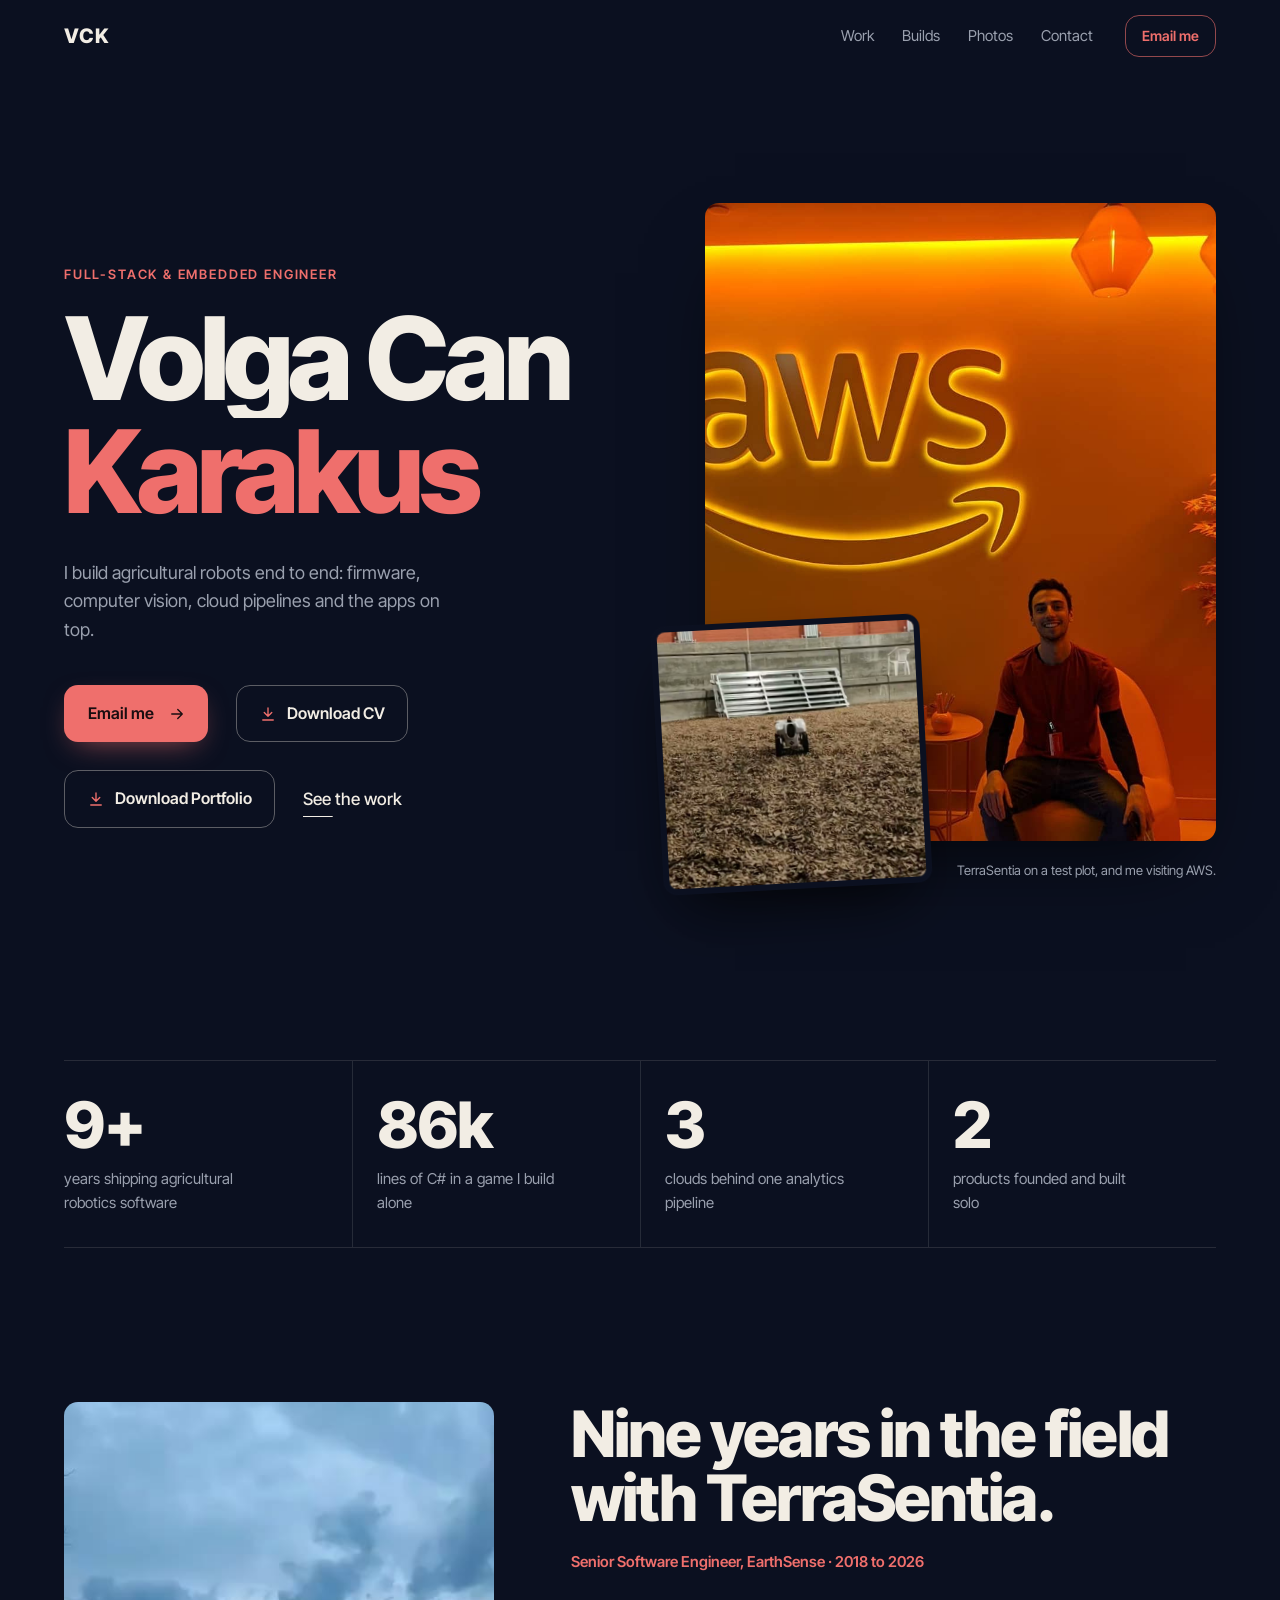
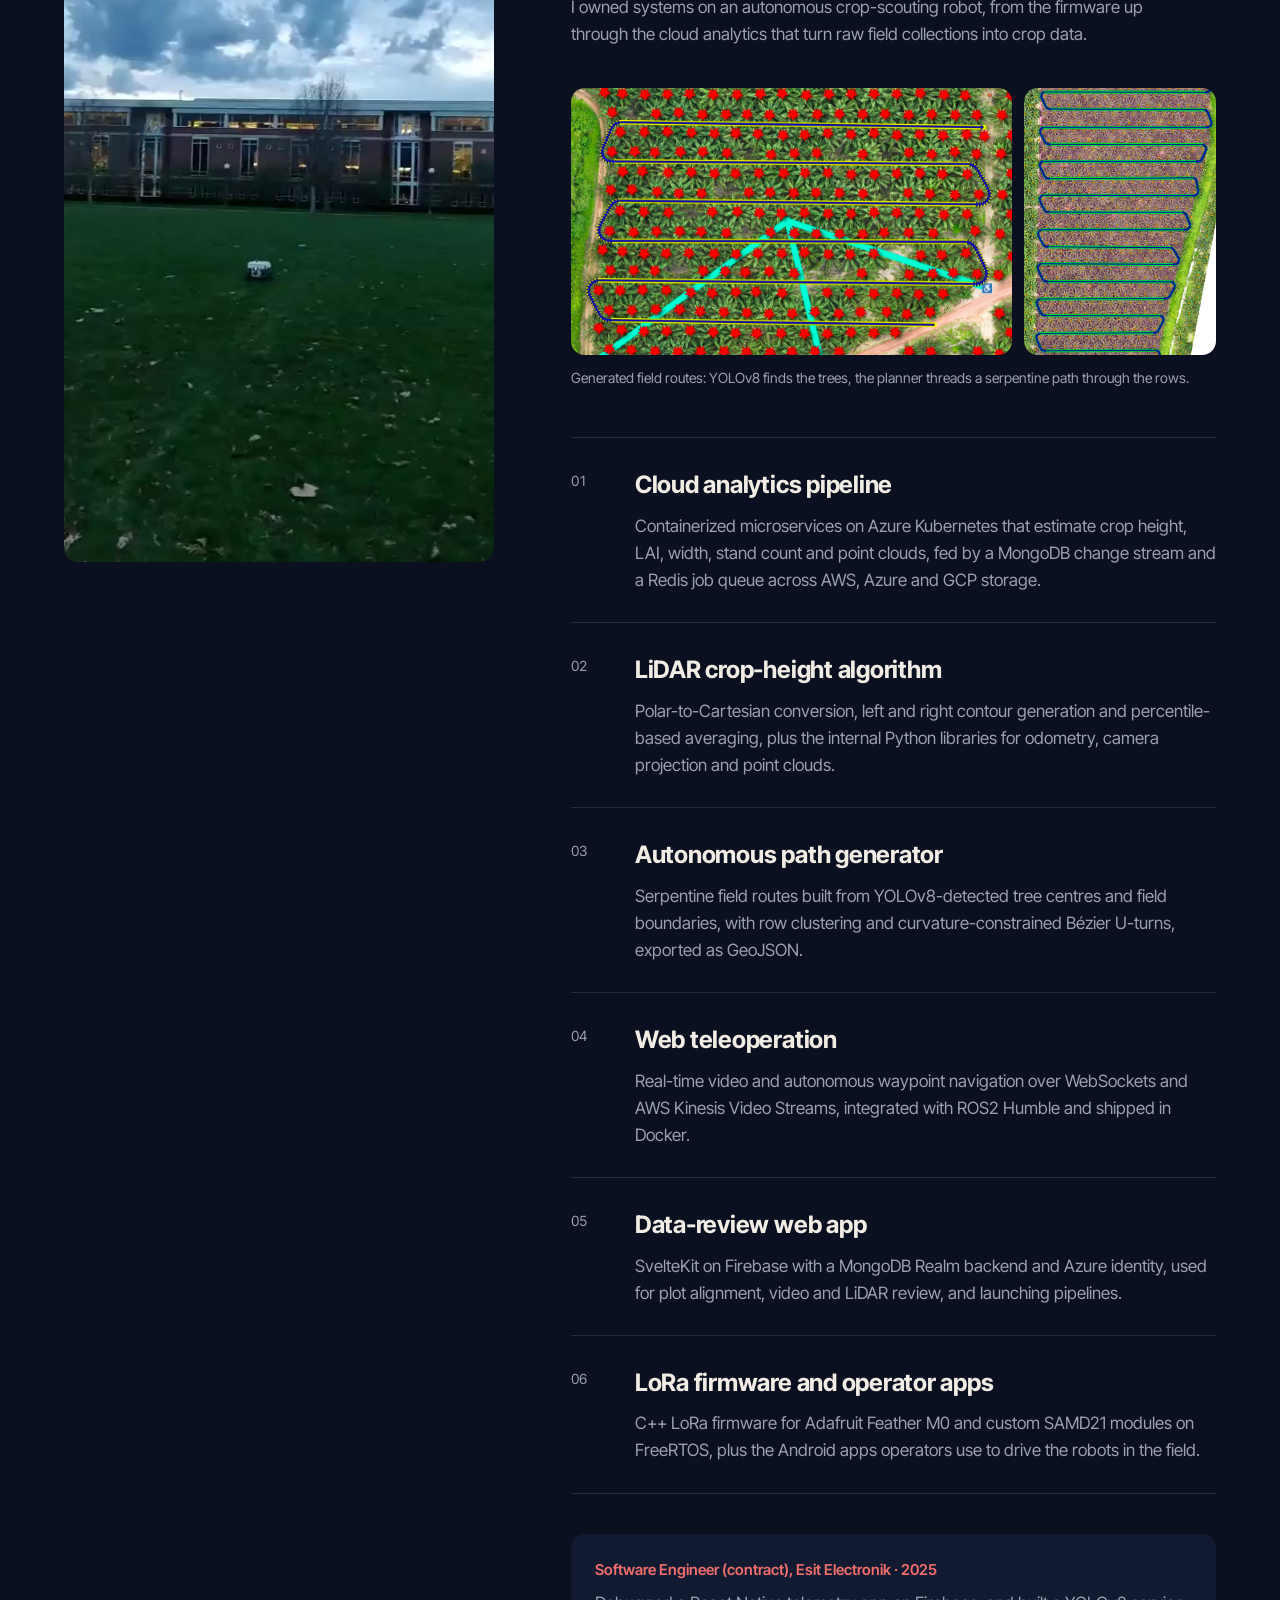
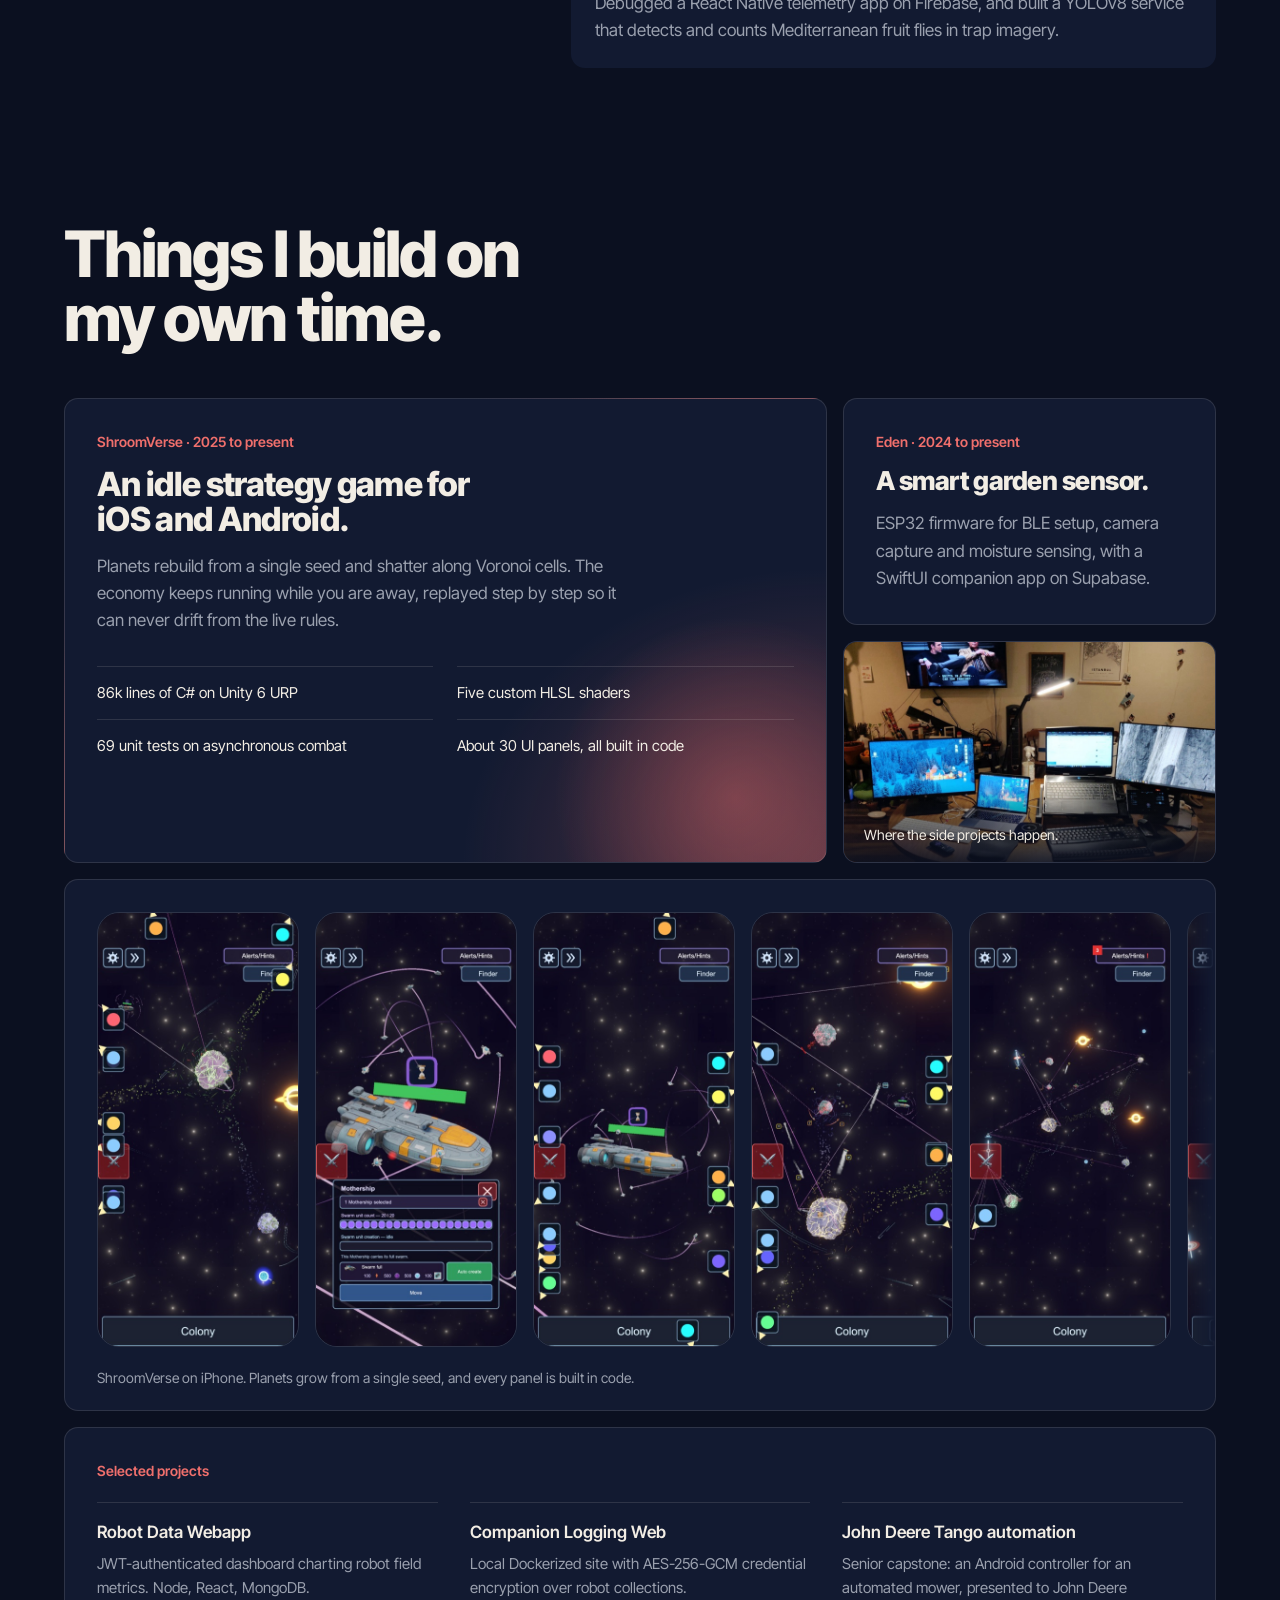
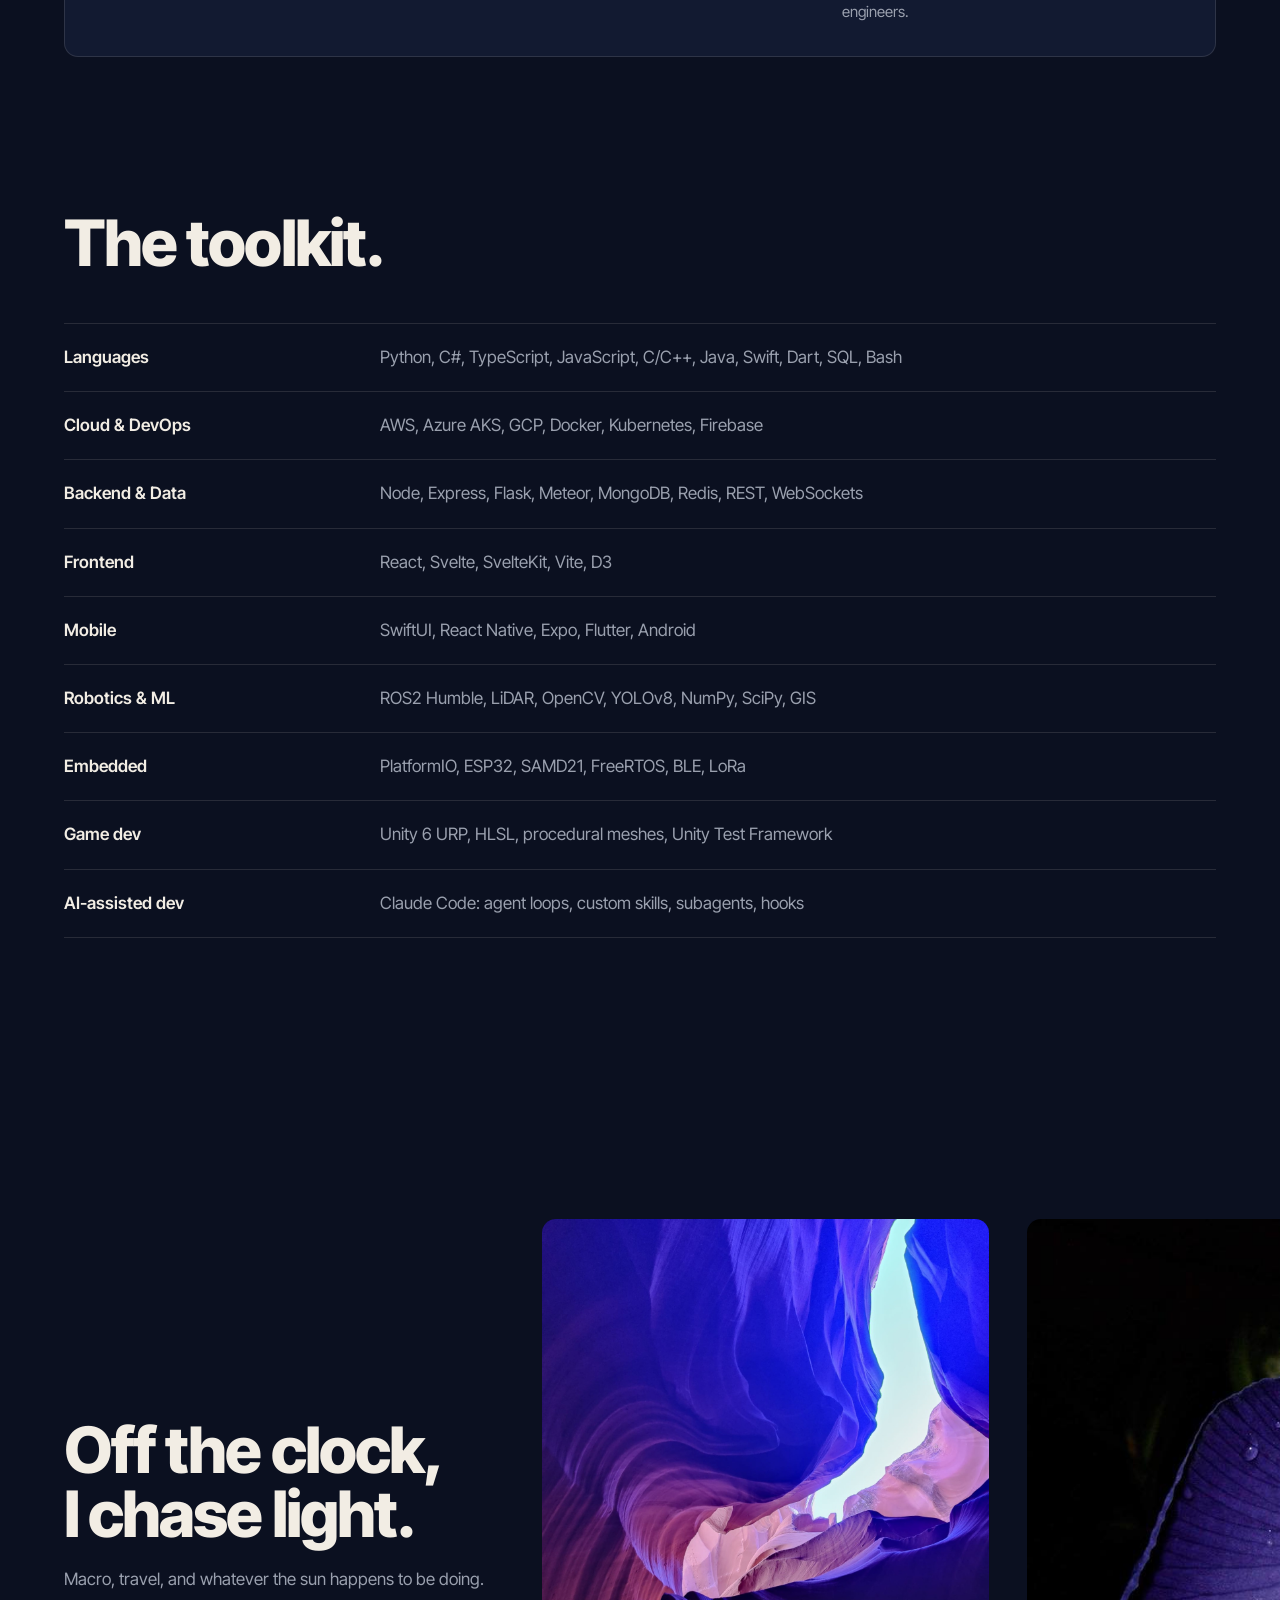
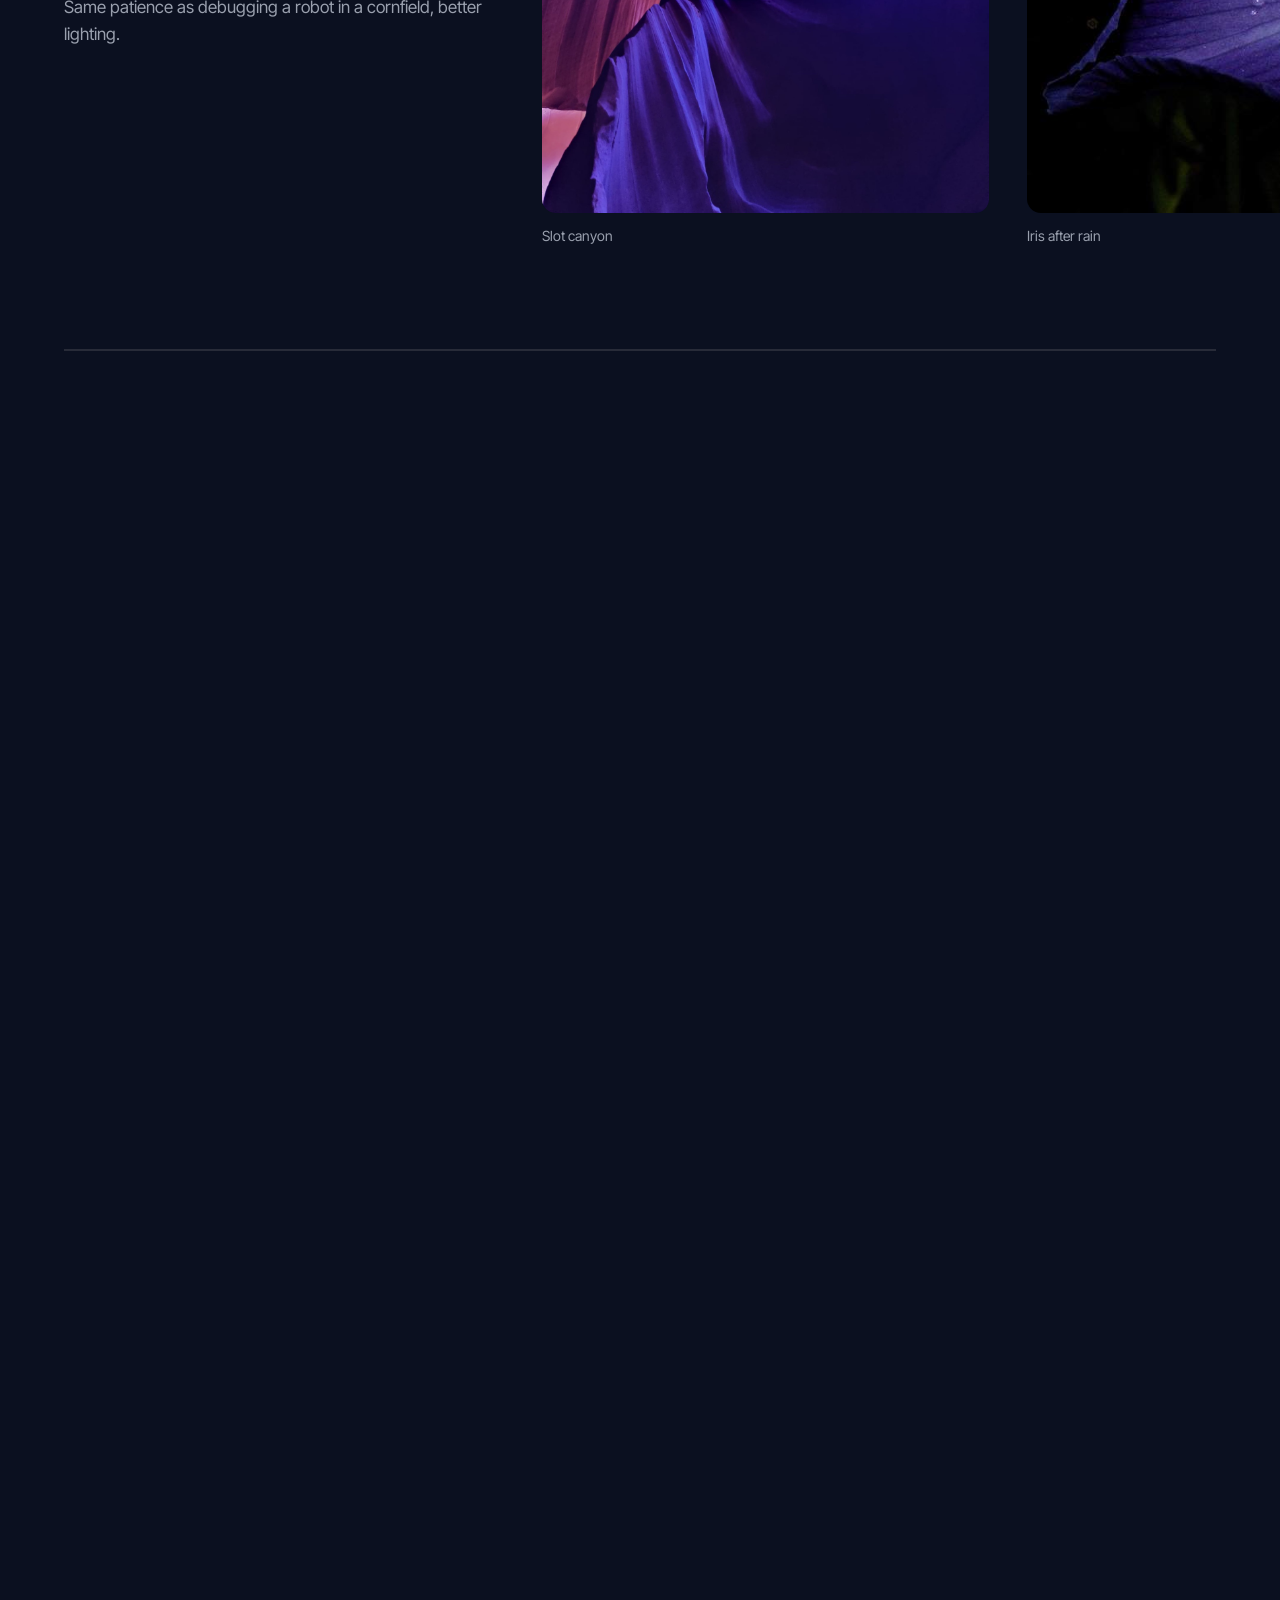
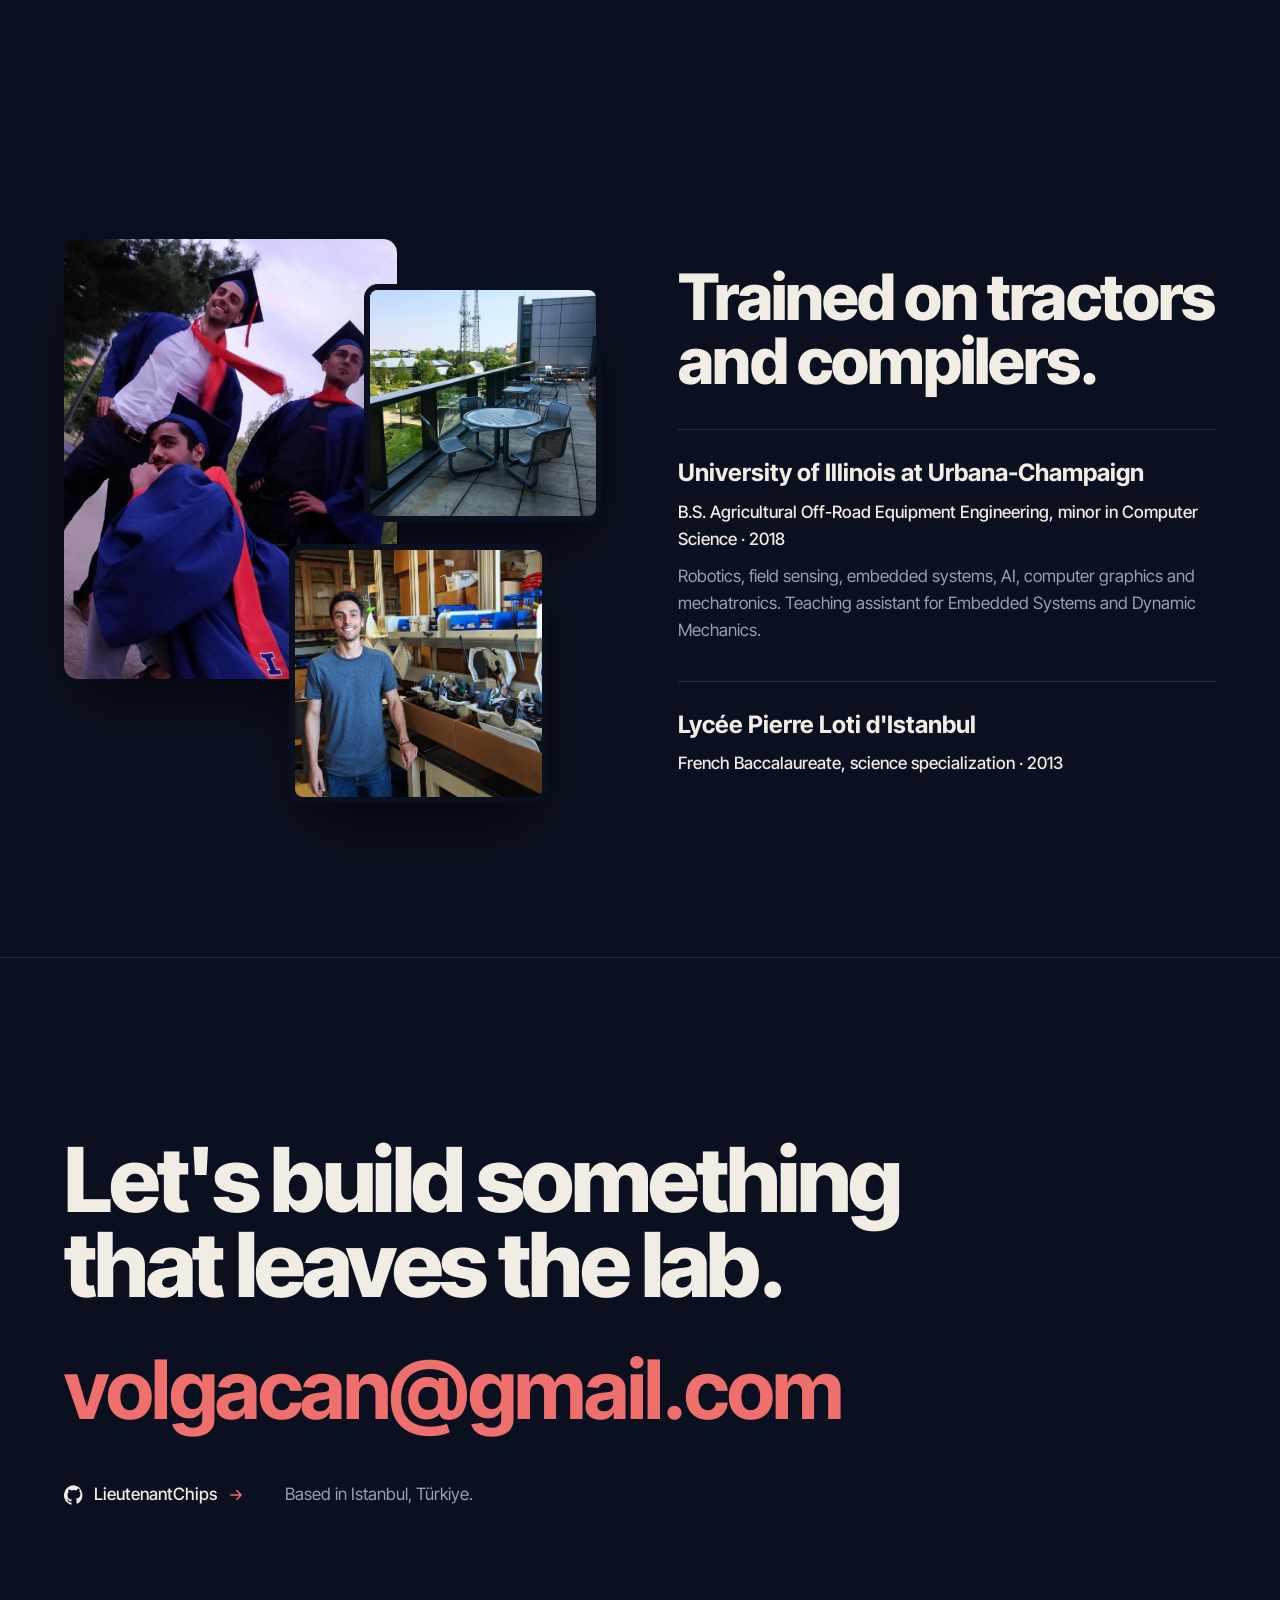
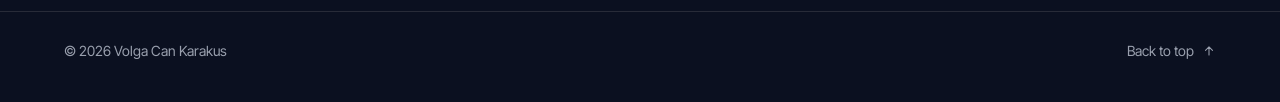
<file: index.html>
<!doctype html>
<html lang="en" style="color-scheme: dark">
<head>
<meta charset="utf-8">
<meta name="viewport" content="width=device-width, initial-scale=1, viewport-fit=cover">
<title>Volga Can Karakus</title>
<meta name="description" content="Full-stack and embedded software engineer building agricultural robots from sensor to dashboard. Based in Istanbul.">
<meta name="author" content="Volga Can Karakus">
<meta name="theme-color" content="#0B1020">
<link rel="canonical" href="https://lieutenantchips.github.io/">
<meta property="og:type" content="profile">
<meta property="og:url" content="https://lieutenantchips.github.io/">
<meta property="og:title" content="Volga Can Karakus">
<meta property="og:description" content="Full-stack and embedded software engineer building agricultural robots from sensor to dashboard. Based in Istanbul.">
<meta property="og:image" content="https://lieutenantchips.github.io/assets/og.jpg">
<meta property="og:image:width" content="1504">
<meta property="og:image:height" content="1003">
<meta name="twitter:card" content="summary_large_image">
<meta name="twitter:title" content="Volga Can Karakus">
<meta name="twitter:description" content="Full-stack and embedded software engineer building agricultural robots from sensor to dashboard.">
<meta name="twitter:image" content="https://lieutenantchips.github.io/assets/og.jpg">
<link rel="icon" href="favicon.svg" type="image/svg+xml">
<link rel="icon" href="favicon-32.png" sizes="32x32" type="image/png">
<link rel="apple-touch-icon" href="apple-touch-icon.png">
<link rel="manifest" href="site.webmanifest">
<link rel="preconnect" href="https://fonts.googleapis.com">
<link rel="preconnect" href="https://fonts.gstatic.com" crossorigin>
<link rel="preconnect" href="https://api.fontshare.com">
<link rel="stylesheet" href="https://api.fontshare.com/v2/css?f[]=cabinet-grotesk@500,700,800&display=swap">
<link rel="stylesheet" href="https://fonts.googleapis.com/css2?family=Inter+Tight:wght@400;500;600&display=swap">
<link rel="stylesheet" href="assets/site.css?v=5">
<script type="application/ld+json">
{
  "@context": "https://schema.org",
  "@type": "Person",
  "name": "Volga Can Karakus",
  "jobTitle": "Full-Stack & Embedded Software Engineer",
  "url": "https://lieutenantchips.github.io/",
  "email": "mailto:volgacan@gmail.com",
  "address": { "@type": "PostalAddress", "addressLocality": "Istanbul", "addressCountry": "TR" },
  "alumniOf": [
    { "@type": "CollegeOrUniversity", "name": "University of Illinois at Urbana-Champaign" },
    { "@type": "EducationalOrganization", "name": "Lycée Pierre Loti d'Istanbul" }
  ],
  "sameAs": ["https://github.com/LieutenantChips"]
}
</script>
<script src="assets/site.js?v=4" defer></script>
</head>
<body class="site-body">

<header class="nav" data-nav>
  <a class="nav-mark" href="#top" aria-label="Volga Can Karakus, home">VCK</a>
  <nav class="nav-links" aria-label="Sections">
    <a href="#work">Work</a>
    <a href="#builds">Builds</a>
    <a href="#photos">Photos</a>
    <a href="#contact">Contact</a>
  </nav>
  <a class="cta-nav" href="mailto:volgacan@gmail.com"><span class="cta-nav-label">Email me</span></a>
</header>

<main id="top">

  <section class="hero" aria-labelledby="hero-title">
    <div class="hero-copy">
      <p class="eyebrow hero-rise hero-rise-0">Full-stack &amp; embedded engineer</p>
      <h1 id="hero-title" class="hero-title">
        <span class="hero-line"><span class="hero-word hero-word-1">Volga Can</span></span>
        <span class="hero-line"><span class="hero-word hero-word-2">Karakus</span></span>
      </h1>
      <p class="hero-sub hero-rise hero-rise-1">I build agricultural robots end to end: firmware, computer vision, cloud pipelines and the apps on top.</p>
      <div class="hero-actions hero-rise hero-rise-2">
        <a class="cta-hero" href="mailto:volgacan@gmail.com">
          <span>Email me</span>
          <svg class="cta-hero-arrow" viewBox="0 0 24 24" width="18" height="18" aria-hidden="true"><path d="M5 12h13M13 6l6 6-6 6" fill="none" stroke="currentColor" stroke-width="1.8" stroke-linecap="round" stroke-linejoin="round"/></svg>
        </a>
        <a class="cta-cv" href="volga_cv_2026.pdf" download="Volga_Can_Karakus_CV_2026.pdf">
          <svg class="cta-cv-icon" viewBox="0 0 24 24" width="18" height="18" aria-hidden="true"><path d="M12 4v11M7 10l5 5 5-5M5 20h14" fill="none" stroke="currentColor" stroke-width="1.8" stroke-linecap="round" stroke-linejoin="round"/></svg>
          <span>Download CV</span>
        </a>
        <a class="cta-cv" href="VolgaKarakus-Portfolio.pdf" download="VolgaKarakus-Portfolio.pdf">
          <svg class="cta-cv-icon" viewBox="0 0 24 24" width="18" height="18" aria-hidden="true"><path d="M12 4v11M7 10l5 5 5-5M5 20h14" fill="none" stroke="currentColor" stroke-width="1.8" stroke-linecap="round" stroke-linejoin="round"/></svg>
          <span>Download Portfolio</span>
        </a>
        <a class="cta-draw" href="#work">See the work</a>
      </div>
    </div>

    <div class="hero-stage" data-pointer>
      <figure class="hero-portrait">
        <img src="assets/media/portrait-aws.jpg" alt="Volga sitting in an orange-lit lounge under a glowing AWS sign" width="1080" height="1080" fetchpriority="high">
      </figure>
      <figure class="hero-reel">
        <video data-loop src="assets/media/robot-field.mp4" poster="assets/media/robot-field-poster.jpg" width="640" height="640" muted loop playsinline preload="metadata" aria-label="A TerraSentia field robot driving across a test plot"></video>
      </figure>
      <p class="hero-caption">TerraSentia on a test plot, and me visiting AWS.</p>
    </div>
  </section>

  <section class="numbers" aria-label="At a glance">
    <dl class="numbers-row">
      <div class="numbers-item"><dt class="numbers-value">9+</dt><dd class="numbers-label">years shipping agricultural robotics software</dd></div>
      <div class="numbers-item"><dt class="numbers-value">86k</dt><dd class="numbers-label">lines of C# in a game I build alone</dd></div>
      <div class="numbers-item"><dt class="numbers-value">3</dt><dd class="numbers-label">clouds behind one analytics pipeline</dd></div>
      <div class="numbers-item"><dt class="numbers-value">2</dt><dd class="numbers-label">products founded and built solo</dd></div>
    </dl>
  </section>

  <section id="work" class="work" aria-labelledby="work-title">
    <div class="work-media">
      <video data-loop class="work-video" src="assets/media/robot-rows.mp4" poster="assets/media/robot-rows-poster.jpg" width="480" height="988" muted loop playsinline preload="metadata" aria-label="TerraSentia robot footage from the field"></video>
    </div>
    <div class="work-body">
      <h2 id="work-title" class="section-title">Nine years in the field with TerraSentia.</h2>
      <p class="work-role">Senior Software Engineer, EarthSense · 2018 to 2026</p>
      <p class="section-lede">I owned systems on an autonomous crop-scouting robot, from the firmware up through the cloud analytics that turn raw field collections into crop data.</p>
      <figure class="work-paths">
        <div class="work-paths-row">
          <img src="assets/media/path-palms.jpg" alt="Aerial view of a palm plantation with detected trees marked in red and a serpentine robot route looping between the rows" width="1100" height="666" loading="lazy">
          <img src="assets/media/path-rows.jpg" alt="Aerial view of a tapering orchard block with detected tree centres and a generated back-and-forth route with rounded U-turns" width="620" height="861" loading="lazy">
        </div>
        <figcaption>Generated field routes: YOLOv8 finds the trees, the planner threads a serpentine path through the rows.</figcaption>
      </figure>
      <ol class="work-list">
        <li class="work-item"><span class="work-index">01</span><div><h3 class="work-item-title">Cloud analytics pipeline</h3><p class="work-item-body">Containerized microservices on Azure Kubernetes that estimate crop height, LAI, width, stand count and point clouds, fed by a MongoDB change stream and a Redis job queue across AWS, Azure and GCP storage.</p></div></li>
        <li class="work-item"><span class="work-index">02</span><div><h3 class="work-item-title">LiDAR crop-height algorithm</h3><p class="work-item-body">Polar-to-Cartesian conversion, left and right contour generation and percentile-based averaging, plus the internal Python libraries for odometry, camera projection and point clouds.</p></div></li>
        <li class="work-item"><span class="work-index">03</span><div><h3 class="work-item-title">Autonomous path generator</h3><p class="work-item-body">Serpentine field routes built from YOLOv8-detected tree centres and field boundaries, with row clustering and curvature-constrained Bézier U-turns, exported as GeoJSON.</p></div></li>
        <li class="work-item"><span class="work-index">04</span><div><h3 class="work-item-title">Web teleoperation</h3><p class="work-item-body">Real-time video and autonomous waypoint navigation over WebSockets and AWS Kinesis Video Streams, integrated with ROS2 Humble and shipped in Docker.</p></div></li>
        <li class="work-item"><span class="work-index">05</span><div><h3 class="work-item-title">Data-review web app</h3><p class="work-item-body">SvelteKit on Firebase with a MongoDB Realm backend and Azure identity, used for plot alignment, video and LiDAR review, and launching pipelines.</p></div></li>
        <li class="work-item"><span class="work-index">06</span><div><h3 class="work-item-title">LoRa firmware and operator apps</h3><p class="work-item-body">C++ LoRa firmware for Adafruit Feather M0 and custom SAMD21 modules on FreeRTOS, plus the Android apps operators use to drive the robots in the field.</p></div></li>
      </ol>
      <div class="work-side">
        <p class="work-role">Software Engineer (contract), Esit Electronik · 2025</p>
        <p class="work-item-body">Debugged a React Native telemetry app on Firebase, and built a YOLOv8 service that detects and counts Mediterranean fruit flies in trap imagery.</p>
      </div>
    </div>
  </section>

  <section id="builds" class="builds" aria-labelledby="builds-title">
    <h2 id="builds-title" class="section-title">Things I build on my own time.</h2>
    <div class="bento">
      <article class="bento-cell bento-shroom">
        <p class="bento-meta">ShroomVerse · 2025 to present</p>
        <h3 class="bento-title">An idle strategy game for iOS and Android.</h3>
        <p class="bento-body">Planets rebuild from a single seed and shatter along Voronoi cells. The economy keeps running while you are away, replayed step by step so it can never drift from the live rules.</p>
        <ul class="bento-facts">
          <li>86k lines of C# on Unity 6 URP</li>
          <li>Five custom HLSL shaders</li>
          <li>69 unit tests on asynchronous combat</li>
          <li>About 30 UI panels, all built in code</li>
        </ul>
      </article>
      <article class="bento-cell bento-eden">
        <p class="bento-meta">Eden · 2024 to present</p>
        <h3 class="bento-title">A smart garden sensor.</h3>
        <p class="bento-body">ESP32 firmware for BLE setup, camera capture and moisture sensing, with a SwiftUI companion app on Supabase.</p>
      </article>
      <figure class="bento-cell bento-photo">
        <img src="assets/media/desk.jpg" alt="A home desk with four monitors, a laptop and two keyboards" width="1800" height="940" loading="lazy">
        <figcaption>Where the side projects happen.</figcaption>
      </figure>
      <figure class="bento-cell bento-shots">
        <div class="shots-rail" data-drag-scroll tabindex="0" aria-label="ShroomVerse screenshots, scroll sideways">
          <img src="assets/media/shroomverse/sv-1.jpg" alt="ShroomVerse colony view: a cratered asteroid planet in a starfield, with resource markers along the screen edges" width="420" height="910" loading="lazy">
          <img src="assets/media/shroomverse/sv-2.jpg" alt="A selected mothership with its panel open, showing the swarm unit count and an auto create button" width="420" height="910" loading="lazy">
          <img src="assets/media/shroomverse/sv-3.jpg" alt="The mothership cruising between orbit paths with a build timer above it" width="420" height="910" loading="lazy">
          <img src="assets/media/shroomverse/sv-4.jpg" alt="Two small planets linked by supply lines with ships in transit" width="420" height="910" loading="lazy">
          <img src="assets/media/shroomverse/sv-6.jpg" alt="The star map with three new alerts waiting in the Alerts panel" width="420" height="910" loading="lazy">
          <img src="assets/media/shroomverse/sv-7.jpg" alt="A glowing pink star beside an asteroid planet, with ships gathering nearby" width="420" height="910" loading="lazy">
          <img src="assets/media/shroomverse/sv-8.jpg" alt="A bright blue black hole with an accretion disk and ships orbiting around it" width="420" height="910" loading="lazy">
        </div>
        <figcaption>ShroomVerse on iPhone. Planets grow from a single seed, and every panel is built in code.</figcaption>
      </figure>
      <article class="bento-cell bento-projects">
        <p class="bento-meta">Selected projects</p>
        <ul class="projects-list">
          <li><span class="projects-name">Robot Data Webapp</span><span class="projects-desc">JWT-authenticated dashboard charting robot field metrics. Node, React, MongoDB.</span></li>
          <li><span class="projects-name">Companion Logging Web</span><span class="projects-desc">Local Dockerized site with AES-256-GCM credential encryption over robot collections.</span></li>
          <li><span class="projects-name">John Deere Tango automation</span><span class="projects-desc">Senior capstone: an Android controller for an automated mower, presented to John Deere engineers.</span></li>
        </ul>
      </article>
    </div>
  </section>

  <section class="toolkit" aria-labelledby="toolkit-title">
    <h2 id="toolkit-title" class="section-title">The toolkit.</h2>
    <dl class="toolkit-table">
      <div class="toolkit-row"><dt>Languages</dt><dd>Python, C#, TypeScript, JavaScript, C/C++, Java, Swift, Dart, SQL, Bash</dd></div>
      <div class="toolkit-row"><dt>Cloud &amp; DevOps</dt><dd>AWS, Azure AKS, GCP, Docker, Kubernetes, Firebase</dd></div>
      <div class="toolkit-row"><dt>Backend &amp; Data</dt><dd>Node, Express, Flask, Meteor, MongoDB, Redis, REST, WebSockets</dd></div>
      <div class="toolkit-row"><dt>Frontend</dt><dd>React, Svelte, SvelteKit, Vite, D3</dd></div>
      <div class="toolkit-row"><dt>Mobile</dt><dd>SwiftUI, React Native, Expo, Flutter, Android</dd></div>
      <div class="toolkit-row"><dt>Robotics &amp; ML</dt><dd>ROS2 Humble, LiDAR, OpenCV, YOLOv8, NumPy, SciPy, GIS</dd></div>
      <div class="toolkit-row"><dt>Embedded</dt><dd>PlatformIO, ESP32, SAMD21, FreeRTOS, BLE, LoRa</dd></div>
      <div class="toolkit-row"><dt>Game dev</dt><dd>Unity 6 URP, HLSL, procedural meshes, Unity Test Framework</dd></div>
      <div class="toolkit-row"><dt>AI-assisted dev</dt><dd>Claude Code: agent loops, custom skills, subagents, hooks</dd></div>
    </dl>
  </section>

  <section id="photos" class="photos" aria-labelledby="photos-title" data-pan>
    <div class="photos-stage">
      <div class="photos-track" data-track>
        <div class="photos-intro">
          <h2 id="photos-title" class="section-title">Off the clock, I chase light.</h2>
          <p class="section-lede">Macro, travel, and whatever the sun happens to be doing. Same patience as debugging a robot in a cornfield, better lighting.</p>
        </div>
        <figure class="photo">
          <div class="photo-frame" style="aspect-ratio: 1353 / 1800"><img src="assets/media/canyon.jpg" alt="Violet sandstone walls curling up toward a sliver of sky in a slot canyon" width="1353" height="1800"></div>
          <figcaption>Slot canyon</figcaption>
        </figure>
        <figure class="photo">
          <div class="photo-frame" style="aspect-ratio: 1080 / 718"><img src="assets/media/iris.jpg" alt="A violet iris petal with a yellow stripe, beaded with raindrops" width="1080" height="718"></div>
          <figcaption>Iris after rain</figcaption>
        </figure>
        <figure class="photo">
          <div class="photo-frame" style="aspect-ratio: 1080 / 718"><img src="assets/media/lanterns.jpg" alt="Orange glass lanterns hanging against blurred green trees" width="1080" height="718"></div>
          <figcaption>Lanterns</figcaption>
        </figure>
        <figure class="photo">
          <div class="photo-frame" style="aspect-ratio: 1080 / 720"><img src="assets/media/leaf.jpg" alt="An orange leaf resting on a carpet of duckweed" width="1080" height="720"></div>
          <figcaption>Leaf on duckweed</figcaption>
        </figure>
      </div>
      <div class="photos-progress" aria-hidden="true"></div>
    </div>
  </section>

  <section class="edu" aria-labelledby="edu-title">
    <div class="edu-collage">
      <img class="edu-img edu-img-main" src="assets/media/graduation.jpg" alt="Volga and two friends in blue Illinois graduation gowns and caps" width="1080" height="1345" loading="lazy">
      <img class="edu-img edu-img-a" src="assets/media/campus.jpg" alt="A sunny rooftop terrace on the Illinois campus" width="1080" height="1080" loading="lazy">
      <img class="edu-img edu-img-b" src="assets/media/lab.jpg" alt="Volga smiling in a lab next to shelves of small field robots" width="1026" height="1026" loading="lazy">
    </div>
    <div class="edu-body">
      <h2 id="edu-title" class="section-title">Trained on tractors and compilers.</h2>
      <div class="edu-entry">
        <h3 class="edu-school">University of Illinois at Urbana-Champaign</h3>
        <p class="edu-degree">B.S. Agricultural Off-Road Equipment Engineering, minor in Computer Science · 2018</p>
        <p class="edu-note">Robotics, field sensing, embedded systems, AI, computer graphics and mechatronics. Teaching assistant for Embedded Systems and Dynamic Mechanics.</p>
      </div>
      <div class="edu-entry">
        <h3 class="edu-school">Lycée Pierre Loti d'Istanbul</h3>
        <p class="edu-degree">French Baccalaureate, science specialization · 2013</p>
      </div>
    </div>
  </section>

  <section id="contact" class="contact" aria-labelledby="contact-title">
    <h2 id="contact-title" class="contact-title">Let's build something that leaves the lab.</h2>
    <a class="cta-magnet" href="mailto:volgacan@gmail.com" data-pointer><span class="cta-magnet-inner">volgacan@gmail.com</span></a>
    <div class="contact-meta">
      <a class="cta-github" href="https://github.com/LieutenantChips" target="_blank" rel="noreferrer">
        <svg viewBox="0 0 24 24" width="20" height="20" aria-hidden="true"><path fill="currentColor" d="M12 .3a12 12 0 0 0-3.8 23.4c.6.1.8-.3.8-.6v-2.2c-3.3.7-4-1.4-4-1.4-.6-1.4-1.4-1.8-1.4-1.8-1-.7.1-.7.1-.7 1.2.1 1.8 1.2 1.8 1.2 1 1.8 2.8 1.3 3.5 1 .1-.8.4-1.3.7-1.6-2.7-.3-5.5-1.3-5.5-6 0-1.2.5-2.3 1.3-3.1-.2-.4-.6-1.6 0-3.2 0 0 1-.3 3.4 1.2a11.5 11.5 0 0 1 6 0C17.3 4 18.3 4.3 18.3 4.3c.6 1.6.2 2.8.1 3.2.8.8 1.3 1.9 1.3 3.1 0 4.6-2.8 5.6-5.5 5.9.5.4.9 1.1.9 2.2v3.3c0 .3.1.7.8.6A12 12 0 0 0 12 .3"/></svg>
        <span>LieutenantChips</span>
        <svg class="cta-github-arrow" viewBox="0 0 24 24" width="18" height="18" aria-hidden="true"><path d="M5 12h13M13 6l6 6-6 6" fill="none" stroke="currentColor" stroke-width="1.8" stroke-linecap="round" stroke-linejoin="round"/></svg>
      </a>
      <p class="contact-place">Based in Istanbul, Türkiye.</p>
    </div>
  </section>

</main>

<footer class="footer">
  <p>© 2026 Volga Can Karakus</p>
  <a class="cta-top" href="#top">Back to top
    <svg viewBox="0 0 24 24" width="14" height="14" aria-hidden="true"><path d="M12 19V5M6 11l6-6 6 6" fill="none" stroke="currentColor" stroke-width="1.8" stroke-linecap="round" stroke-linejoin="round"/></svg>
  </a>
</footer>

</body>
</html>
</file>
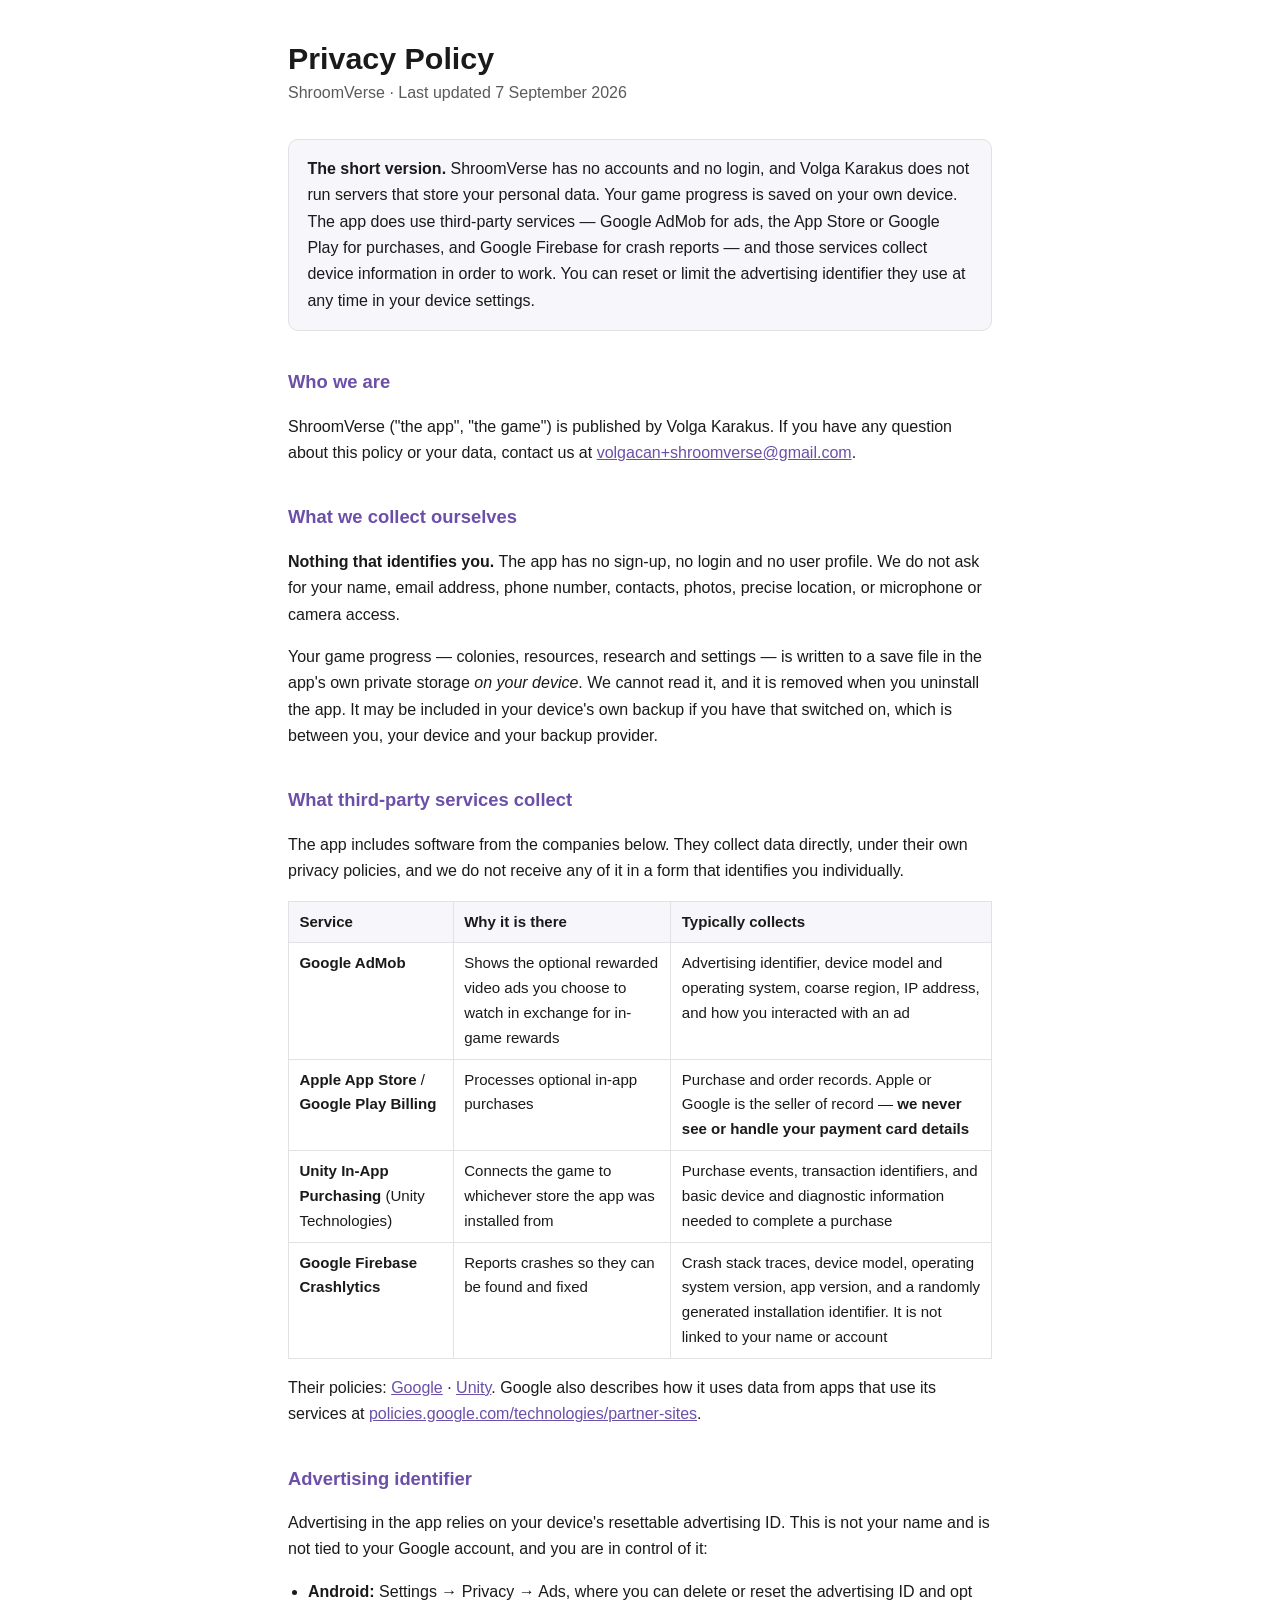
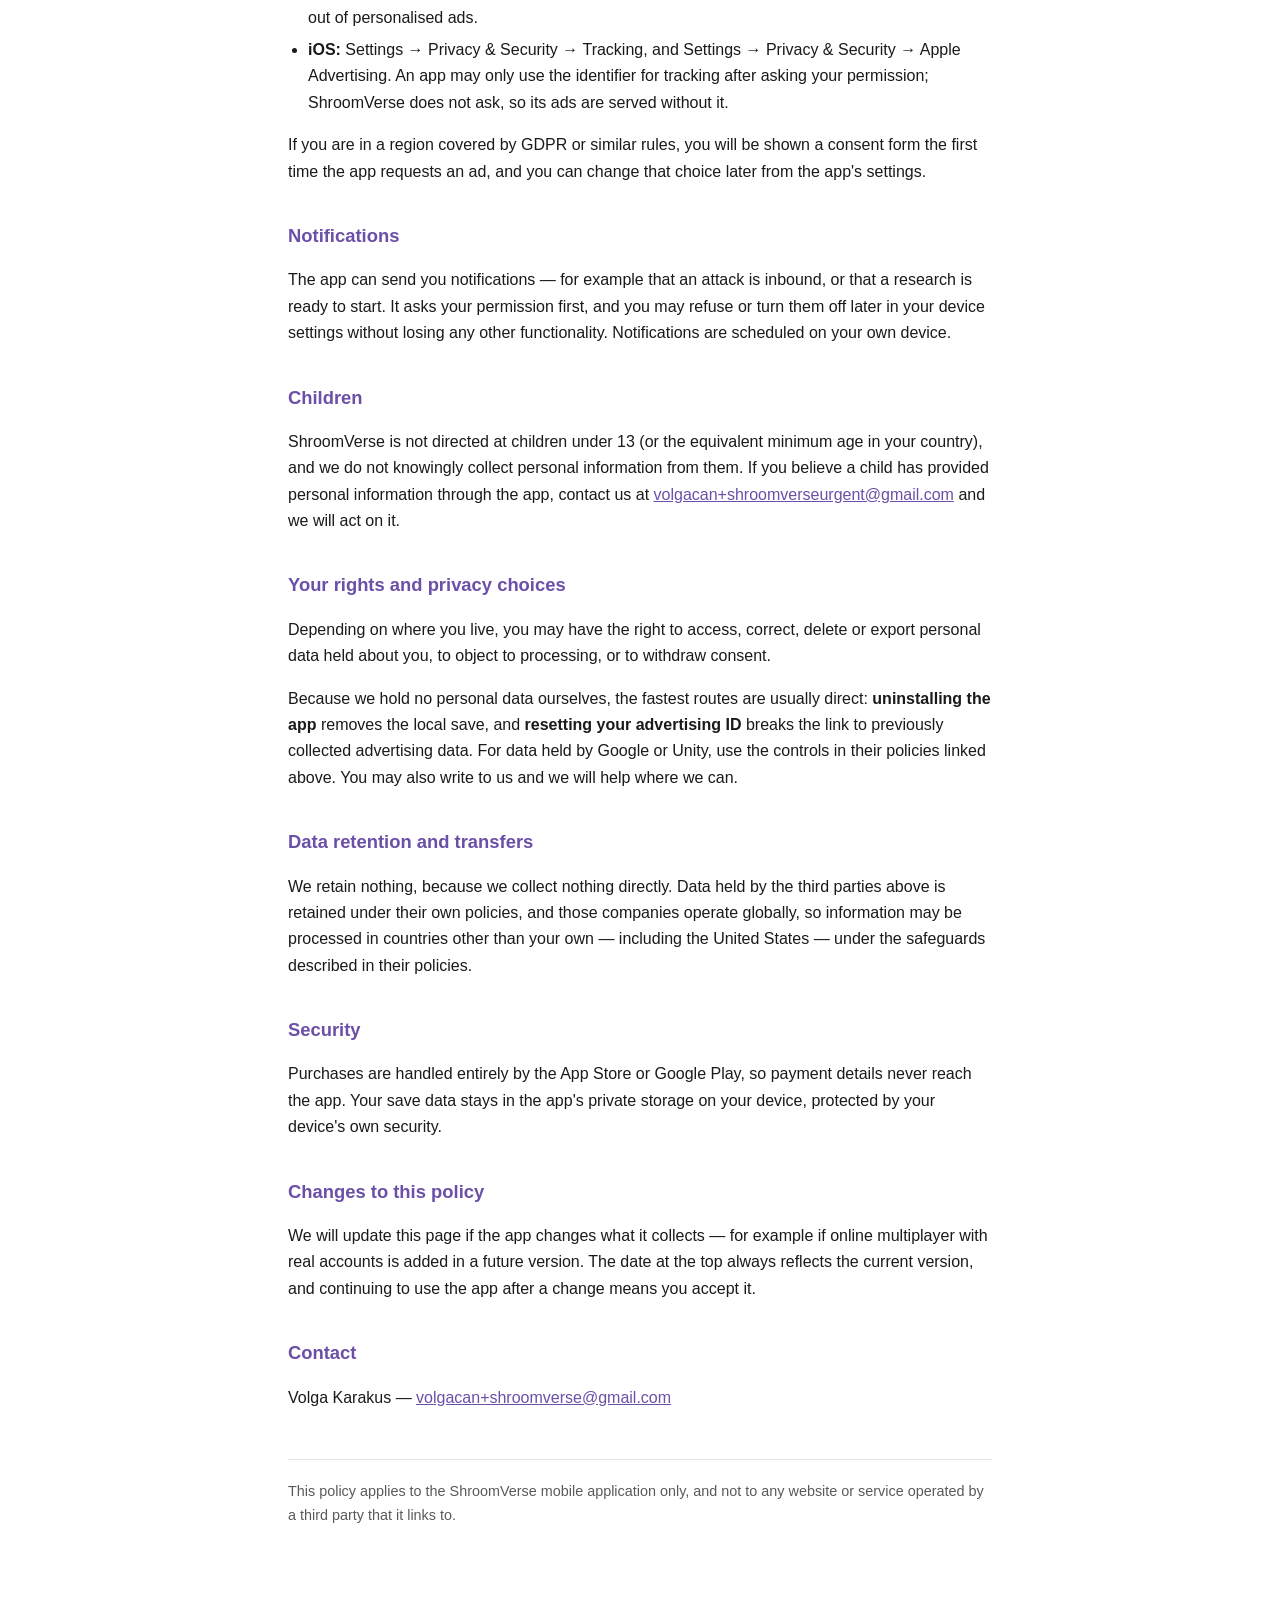
<file: privacy.html>
<!doctype html>
<html lang="en">
<head>
<meta charset="utf-8">
<meta name="viewport" content="width=device-width, initial-scale=1">
<title>Privacy Policy — ShroomVerse</title>
<!--
  ============================================================================
  KEEP THIS TRUE. It is cross-checked against BOTH store questionnaires:
  Google Play's Data safety form and Apple's App Privacy labels. A mismatch
  between this page and either one is a common rejection, and an inaccurate
  policy is a liability rather than a formality.

  The SDK table below is the part that goes stale. It must name every SDK that
  ships in the build - currently Google AdMob, Firebase Crashlytics, and Unity
  IAP. If you add a backend, accounts, analytics, or another SDK, update this
  page in the SAME change.
  ============================================================================
-->
<style>
  :root{
    --bg:#ffffff; --fg:#1a1a1a; --muted:#5a5a5a; --rule:#e2e2e2;
    --accent:#6b4fa8; --card:#f7f6fa;
  }
  @media (prefers-color-scheme: dark){
    :root{ --bg:#14131a; --fg:#e8e6ee; --muted:#a09dad; --rule:#2c2a36; --accent:#b39ae8; --card:#1d1b25; }
  }
  *{box-sizing:border-box}
  body{
    margin:0; padding:2.5rem 1.25rem 5rem; background:var(--bg); color:var(--fg);
    font:16px/1.65 -apple-system,BlinkMacSystemFont,"Segoe UI",Roboto,Helvetica,Arial,sans-serif;
  }
  main{max-width:44rem; margin:0 auto}
  h1{font-size:1.9rem; line-height:1.2; margin:0 0 .25rem}
  h2{font-size:1.15rem; margin:2.25rem 0 .6rem; color:var(--accent)}
  h3{font-size:1rem; margin:1.5rem 0 .4rem}
  .sub{color:var(--muted); margin:0 0 2rem}
  ul{padding-left:1.25rem} li{margin:.35rem 0}
  a{color:var(--accent)}
  .card{background:var(--card); border:1px solid var(--rule); border-radius:10px; padding:1rem 1.15rem; margin:1.25rem 0}
  table{border-collapse:collapse; width:100%; margin:1rem 0; font-size:.94rem; display:block; overflow-x:auto}
  th,td{border:1px solid var(--rule); padding:.5rem .65rem; text-align:left; vertical-align:top}
  th{background:var(--card); font-weight:600}
  footer{margin-top:3rem; padding-top:1.25rem; border-top:1px solid var(--rule); color:var(--muted); font-size:.9rem}
</style>
</head>
<body>
<main>

<h1>Privacy Policy</h1>
<p class="sub">ShroomVerse · Last updated 7 September 2026</p>

<div class="card">
  <strong>The short version.</strong> ShroomVerse has no accounts and no login, and Volga Karakus does
  not run servers that store your personal data. Your game progress is saved on your own device. The app
  does use third-party services — Google AdMob for ads, the App Store or Google Play for purchases, and
  Google Firebase for crash reports — and those services collect device information in order to work. You
  can reset or limit the advertising identifier they use at any time in your device settings.
</div>

<h2 id="who-we-are">Who we are</h2>
<p>
  ShroomVerse ("the app", "the game") is published by Volga Karakus. If you have any
  question about this policy or your data, contact us at
  <a href="mailto:volgacan+shroomverse@gmail.com">volgacan+shroomverse@gmail.com</a>.
</p>

<h2 id="what-we-collect">What we collect ourselves</h2>
<p>
  <strong>Nothing that identifies you.</strong> The app has no sign-up, no login and no user profile. We do
  not ask for your name, email address, phone number, contacts, photos, precise location, or microphone or
  camera access.
</p>
<p>
  Your game progress — colonies, resources, research and settings — is written to a save file in the app's
  own private storage <em>on your device</em>. We cannot read it, and it is removed when you uninstall the
  app. It may be included in your device's own backup if you have that switched on, which is between you,
  your device and your backup provider.
</p>

<h2 id="third-parties">What third-party services collect</h2>
<p>
  The app includes software from the companies below. They collect data directly, under their own privacy
  policies, and we do not receive any of it in a form that identifies you individually.
</p>

<table>
  <tr><th>Service</th><th>Why it is there</th><th>Typically collects</th></tr>
  <tr>
    <td><strong>Google AdMob</strong></td>
    <td>Shows the optional rewarded video ads you choose to watch in exchange for in-game rewards</td>
    <td>Advertising identifier, device model and operating system, coarse region, IP address, and how you
        interacted with an ad</td>
  </tr>
  <tr>
    <td><strong>Apple App Store</strong> / <strong>Google Play Billing</strong></td>
    <td>Processes optional in-app purchases</td>
    <td>Purchase and order records. Apple or Google is the seller of record — <strong>we never see or
        handle your payment card details</strong></td>
  </tr>
  <tr>
    <td><strong>Unity In-App Purchasing</strong> (Unity Technologies)</td>
    <td>Connects the game to whichever store the app was installed from</td>
    <td>Purchase events, transaction identifiers, and basic device and diagnostic information needed to
        complete a purchase</td>
  </tr>
  <tr>
    <td><strong>Google Firebase Crashlytics</strong></td>
    <td>Reports crashes so they can be found and fixed</td>
    <td>Crash stack traces, device model, operating system version, app version, and a randomly generated
        installation identifier. It is not linked to your name or account</td>
  </tr>
</table>

<p>Their policies:
  <a href="https://policies.google.com/privacy" rel="noopener">Google</a> ·
  <a href="https://unity.com/legal/game-player-and-app-user-privacy-policy" rel="noopener">Unity</a>.
  Google also describes how it uses data from apps that use its services at
  <a href="https://policies.google.com/technologies/partner-sites" rel="noopener">policies.google.com/technologies/partner-sites</a>.
</p>

<h2 id="advertising-id">Advertising identifier</h2>
<p>
  Advertising in the app relies on your device's resettable advertising ID. This is not your name and is
  not tied to your Google account, and you are in control of it:
</p>
<ul>
  <li><strong>Android:</strong> Settings → Privacy → Ads, where you can delete or reset the advertising ID
      and opt out of personalised ads.</li>
  <li><strong>iOS:</strong> Settings → Privacy &amp; Security → Tracking, and Settings → Privacy &amp;
      Security → Apple Advertising. An app may only use the identifier for tracking after asking your
      permission; ShroomVerse does not ask, so its ads are served without it.</li>
</ul>
<p>
  If you are in a region covered by GDPR or similar rules, you will be shown a consent form the first time
  the app requests an ad, and you can change that choice later from the app's settings.
</p>

<h2 id="notifications">Notifications</h2>
<p>
  The app can send you notifications — for example that an attack is inbound, or that a research is ready to
  start. It asks your permission first, and you may refuse or turn them off later in your device settings
  without losing any other functionality. Notifications are scheduled on your own device.
</p>

<h2 id="children">Children</h2>
<p>
  ShroomVerse is not directed at children under 13 (or the equivalent minimum age in your country), and we
  do not knowingly collect personal information from them. If you believe a child has provided personal
  information through the app, contact us at <a href="mailto:volgacan+shroomverseurgent@gmail.com">volgacan+shroomverseurgent@gmail.com</a> and we
  will act on it.
</p>

<h2 id="your-choices">Your rights and privacy choices</h2>
<p>
  Depending on where you live, you may have the right to access, correct, delete or export personal data
  held about you, to object to processing, or to withdraw consent.
</p>
<p>
  Because we hold no personal data ourselves, the fastest routes are usually direct: <strong>uninstalling
  the app</strong> removes the local save, and <strong>resetting your advertising ID</strong> breaks the link
  to previously collected advertising data. For data held by Google or Unity, use the controls in their
  policies linked above. You may also write to us and we will help where we can.
</p>

<h2 id="retention">Data retention and transfers</h2>
<p>
  We retain nothing, because we collect nothing directly. Data held by the third parties above is retained
  under their own policies, and those companies operate globally, so information may be processed in
  countries other than your own — including the United States — under the safeguards described in their
  policies.
</p>

<h2 id="security">Security</h2>
<p>
  Purchases are handled entirely by the App Store or Google Play, so payment details never reach the app. Your save data
  stays in the app's private storage on your device, protected by your device's own security.
</p>

<h2 id="changes">Changes to this policy</h2>
<p>
  We will update this page if the app changes what it collects — for example if online multiplayer with real
  accounts is added in a future version. The date at the top always reflects the current version, and
  continuing to use the app after a change means you accept it.
</p>

<h2 id="contact">Contact</h2>
<p>
  Volga Karakus — <a href="mailto:volgacan+shroomverse@gmail.com">volgacan+shroomverse@gmail.com</a>
</p>

<footer>
  This policy applies to the ShroomVerse mobile application only, and not to any website or service operated
  by a third party that it links to.
</footer>

</main>
</body>
</html>
</file>
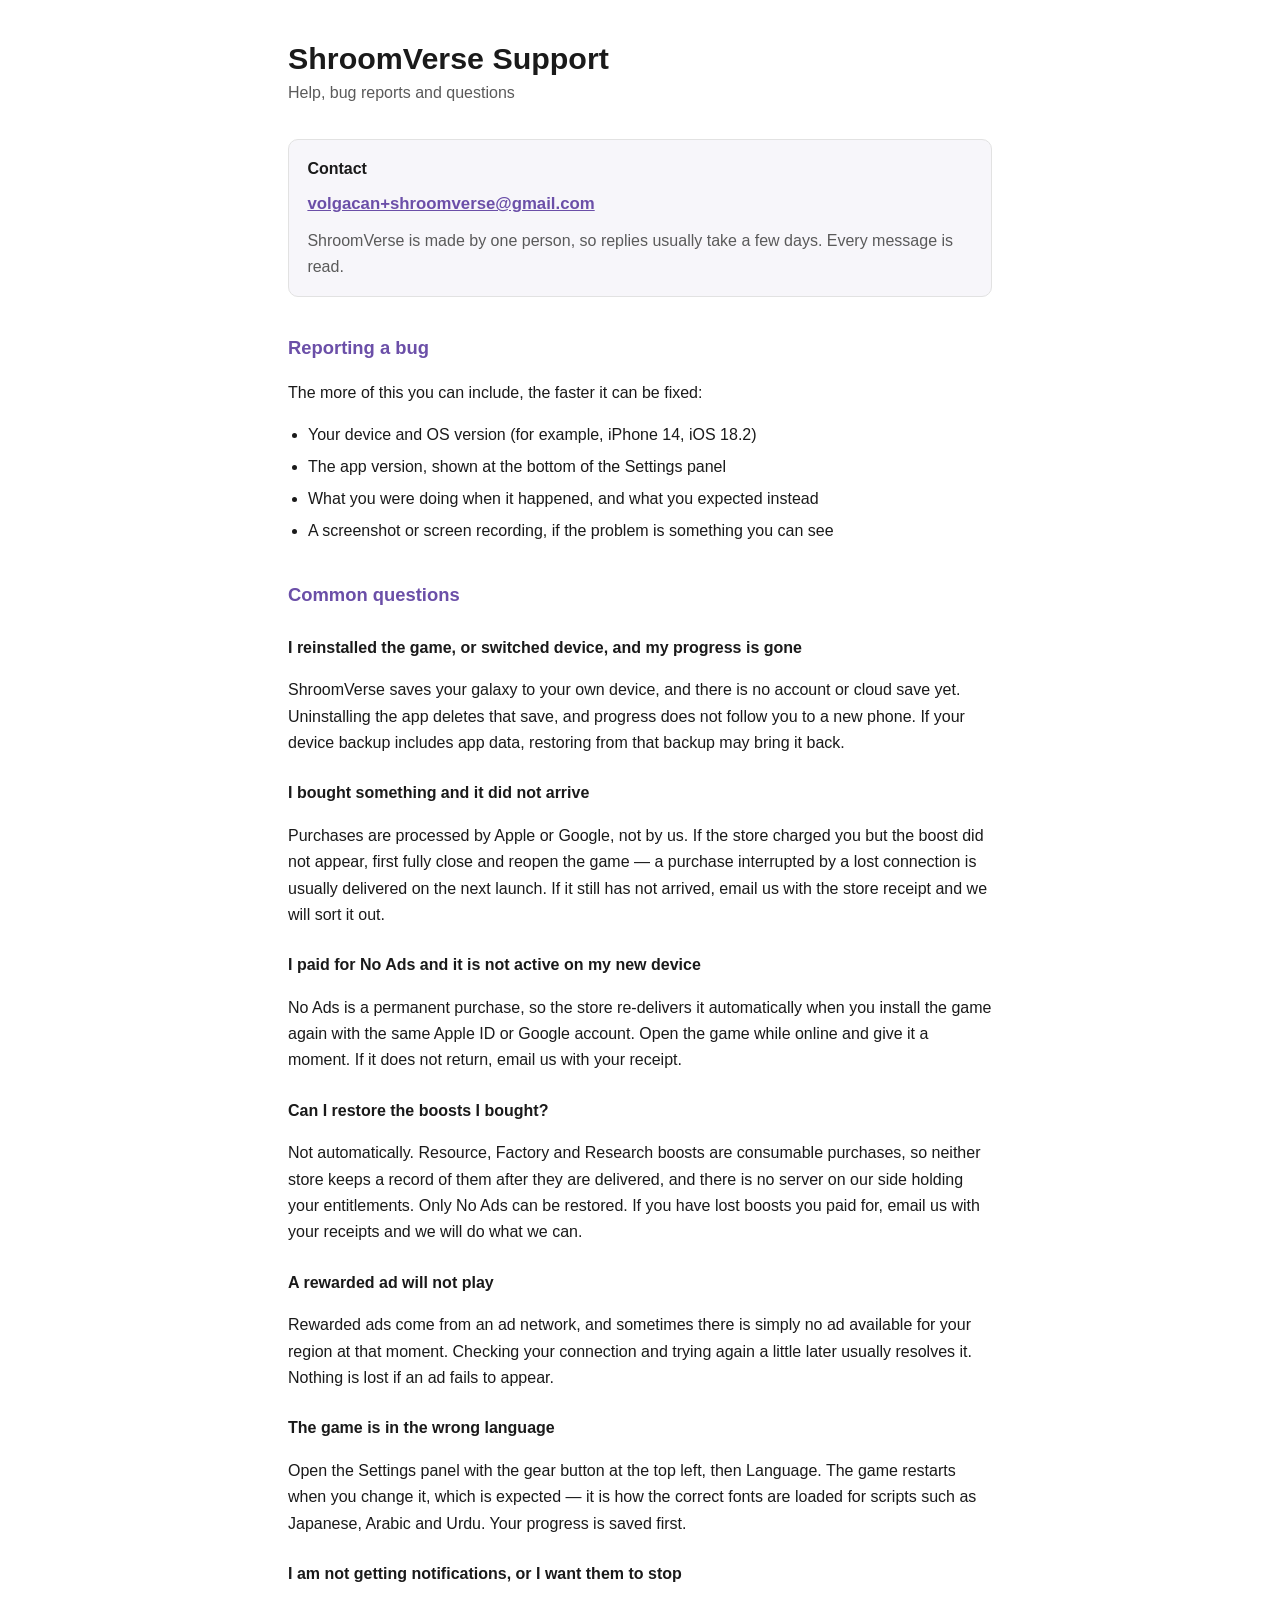
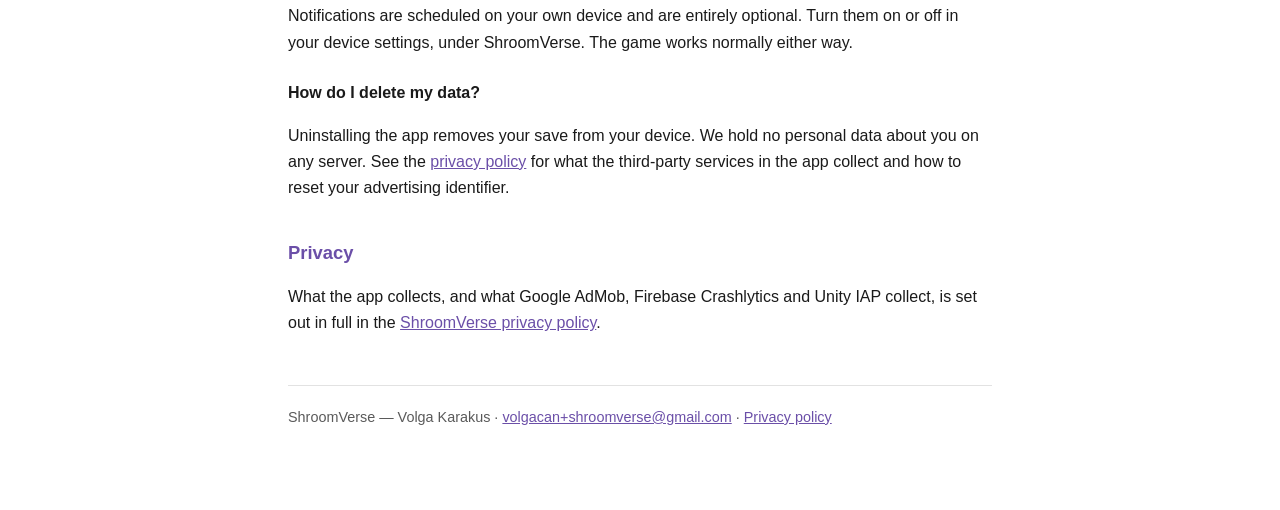
<file: support.html>
<!doctype html>
<html lang="en">
<head>
<meta charset="utf-8">
<meta name="viewport" content="width=device-width, initial-scale=1">
<title>Support — ShroomVerse</title>
<!--
  ============================================================================
  This is the SUPPORT URL given to the App Store and Google Play. Both stores
  open it during review, so it must stay reachable and must actually offer a
  way to reach a human.

  KEEP THE ANSWERS TRUE TO THE SHIPPED BUILD. In particular:
    - There is no cloud save. Do not imply progress follows an account.
    - Consumable boosts cannot be restored (no backend ledger). Only the
      non-consumable "No Ads" is re-delivered by the store.
  If either of those changes, change this page in the SAME release.
  ============================================================================
-->
<style>
  :root{
    --bg:#ffffff; --fg:#1a1a1a; --muted:#5a5a5a; --rule:#e2e2e2;
    --accent:#6b4fa8; --card:#f7f6fa;
  }
  @media (prefers-color-scheme: dark){
    :root{ --bg:#14131a; --fg:#e8e6ee; --muted:#a09dad; --rule:#2c2a36; --accent:#b39ae8; --card:#1d1b25; }
  }
  *{box-sizing:border-box}
  body{
    margin:0; padding:2.5rem 1.25rem 5rem; background:var(--bg); color:var(--fg);
    font:16px/1.65 -apple-system,BlinkMacSystemFont,"Segoe UI",Roboto,Helvetica,Arial,sans-serif;
  }
  main{max-width:44rem; margin:0 auto}
  h1{font-size:1.9rem; line-height:1.2; margin:0 0 .25rem}
  h2{font-size:1.15rem; margin:2.25rem 0 .6rem; color:var(--accent)}
  h3{font-size:1rem; margin:1.5rem 0 .4rem}
  .sub{color:var(--muted); margin:0 0 2rem}
  ul{padding-left:1.25rem} li{margin:.35rem 0}
  a{color:var(--accent)}
  .card{background:var(--card); border:1px solid var(--rule); border-radius:10px; padding:1rem 1.15rem; margin:1.25rem 0}
  .mail{font-size:1.05rem; font-weight:600}
  footer{margin-top:3rem; padding-top:1.25rem; border-top:1px solid var(--rule); color:var(--muted); font-size:.9rem}
</style>
</head>
<body>
<main>

<h1>ShroomVerse Support</h1>
<p class="sub">Help, bug reports and questions</p>

<div class="card">
  <p style="margin:0 0 .5rem"><strong>Contact</strong></p>
  <p class="mail" style="margin:0">
    <a href="mailto:volgacan+shroomverse@gmail.com">volgacan+shroomverse@gmail.com</a>
  </p>
  <p style="margin:.6rem 0 0; color:var(--muted)">
    ShroomVerse is made by one person, so replies usually take a few days. Every message is read.
  </p>
</div>

<h2>Reporting a bug</h2>
<p>The more of this you can include, the faster it can be fixed:</p>
<ul>
  <li>Your device and OS version (for example, iPhone 14, iOS 18.2)</li>
  <li>The app version, shown at the bottom of the Settings panel</li>
  <li>What you were doing when it happened, and what you expected instead</li>
  <li>A screenshot or screen recording, if the problem is something you can see</li>
</ul>

<h2>Common questions</h2>

<h3>I reinstalled the game, or switched device, and my progress is gone</h3>
<p>
  ShroomVerse saves your galaxy to your own device, and there is no account or cloud save yet. Uninstalling
  the app deletes that save, and progress does not follow you to a new phone. If your device backup includes
  app data, restoring from that backup may bring it back.
</p>

<h3>I bought something and it did not arrive</h3>
<p>
  Purchases are processed by Apple or Google, not by us. If the store charged you but the boost did not
  appear, first fully close and reopen the game — a purchase interrupted by a lost connection is usually
  delivered on the next launch. If it still has not arrived, email us with the store receipt and we will
  sort it out.
</p>

<h3>I paid for No Ads and it is not active on my new device</h3>
<p>
  No Ads is a permanent purchase, so the store re-delivers it automatically when you install the game again
  with the same Apple ID or Google account. Open the game while online and give it a moment. If it does not
  return, email us with your receipt.
</p>

<h3>Can I restore the boosts I bought?</h3>
<p>
  Not automatically. Resource, Factory and Research boosts are consumable purchases, so neither store keeps a
  record of them after they are delivered, and there is no server on our side holding your entitlements.
  Only No Ads can be restored. If you have lost boosts you paid for, email us with your receipts and we will
  do what we can.
</p>

<h3>A rewarded ad will not play</h3>
<p>
  Rewarded ads come from an ad network, and sometimes there is simply no ad available for your region at
  that moment. Checking your connection and trying again a little later usually resolves it. Nothing is lost
  if an ad fails to appear.
</p>

<h3>The game is in the wrong language</h3>
<p>
  Open the Settings panel with the gear button at the top left, then Language. The game restarts when you
  change it, which is expected — it is how the correct fonts are loaded for scripts such as Japanese,
  Arabic and Urdu. Your progress is saved first.
</p>

<h3>I am not getting notifications, or I want them to stop</h3>
<p>
  Notifications are scheduled on your own device and are entirely optional. Turn them on or off in your
  device settings, under ShroomVerse. The game works normally either way.
</p>

<h3>How do I delete my data?</h3>
<p>
  Uninstalling the app removes your save from your device. We hold no personal data about you on any server.
  See the <a href="privacy.html">privacy policy</a> for what the third-party services in the app collect and
  how to reset your advertising identifier.
</p>

<h2>Privacy</h2>
<p>
  What the app collects, and what Google AdMob, Firebase Crashlytics and Unity IAP collect, is set out in
  full in the <a href="privacy.html">ShroomVerse privacy policy</a>.
</p>

<footer>
  ShroomVerse — Volga Karakus ·
  <a href="mailto:volgacan+shroomverse@gmail.com">volgacan+shroomverse@gmail.com</a> ·
  <a href="privacy.html">Privacy policy</a>
</footer>

</main>
</body>
</html>
</file>
<file: assets/site.css>
/* Site design tokens and bespoke styles. Unlayered, so they win over the
 * scaffold's layered base styles. Palette + type locked in design-brief.md. */

:root {
  --ink: #0b1020;
  --ink-2: #121a31;
  --line: rgba(242, 237, 228, 0.12);
  --bone: #f2ede4;
  --mute: #9aa0ae;
  --coral: #ef6f6c;
  --coral-ink: #1a0d10;
  --radius: 14px;
  --gutter: clamp(16px, 5vw, 72px);
  --display: "Cabinet Grotesk", "Inter Tight", system-ui, sans-serif;
  --body: "Inter Tight", system-ui, sans-serif;
  --ease: cubic-bezier(0.2, 0.8, 0.2, 1);
}

html {
  scroll-behavior: smooth;
  background: var(--ink);
}

.site-body {
  margin: 0;
  min-height: 100dvh;
  background:
    radial-gradient(1200px 700px at 85% -10%, rgba(239, 111, 108, 0.1), transparent 60%),
    var(--ink);
  color: var(--bone);
  font-family: var(--body);
  font-size: 17px;
  line-height: 1.6;
  -webkit-font-smoothing: antialiased;
  overflow-x: clip;
}

:where(.site-body) img,
:where(.site-body) video {
  display: block;
  max-width: 100%;
  height: auto;
}

:where(.site-body) a {
  color: inherit;
  text-decoration: none;
}

:where(.site-body) :focus-visible {
  outline: 2px solid var(--coral);
  outline-offset: 4px;
  border-radius: 4px;
}

section[id] {
  scroll-margin-top: 80px;
}

/* ---------- shared type ---------- */

.eyebrow {
  margin: 0 0 20px;
  font-size: 13px;
  font-weight: 600;
  letter-spacing: 0.14em;
  text-transform: uppercase;
  color: var(--coral);
}

.section-title {
  margin: 0;
  font-family: var(--display);
  font-weight: 800;
  font-size: clamp(36px, 5vw, 64px);
  line-height: 1;
  letter-spacing: -0.03em;
  max-width: 16ch;
  text-wrap: balance;
}

.section-lede {
  margin: 20px 0 0;
  max-width: 58ch;
  color: var(--mute);
}

/* ---------- nav ---------- */

.nav {
  position: fixed;
  inset: 0 0 auto 0;
  z-index: 50;
  display: flex;
  align-items: center;
  gap: 32px;
  height: 72px;
  padding: 0 var(--gutter);
  transition:
    background-color 0.3s var(--ease),
    border-color 0.3s var(--ease);
  border-bottom: 1px solid transparent;
}

.nav[data-scrolled] {
  background: rgba(11, 16, 32, 0.78);
  backdrop-filter: blur(14px);
  -webkit-backdrop-filter: blur(14px);
  border-bottom-color: var(--line);
}

.nav-mark {
  font-family: var(--display);
  font-weight: 800;
  font-size: 20px;
  letter-spacing: 0.04em;
}

.nav-links {
  display: flex;
  gap: 28px;
  margin-left: auto;
  font-size: 15px;
  color: var(--mute);
}

.nav-links a {
  transition: color 0.2s;
}

.nav-links a:hover {
  color: var(--bone);
}

@media (max-width: 700px) {
  .nav-links {
    display: none;
  }
  .cta-nav {
    margin-left: auto;
  }
}

/* ---------- CTAs (each its own identity) ---------- */

.cta-nav {
  position: relative;
  overflow: hidden;
  padding: 9px 16px;
  border: 1px solid rgba(239, 111, 108, 0.6);
  border-radius: var(--radius);
  font-size: 14px;
  font-weight: 600;
  color: var(--coral);
  isolation: isolate;
  transition: color 0.35s var(--ease);
}

.cta-nav::before {
  content: "";
  position: absolute;
  inset: 0;
  z-index: -1;
  background: var(--coral);
  transform: translateX(-101%);
  transition: transform 0.35s var(--ease);
}

.cta-nav:hover {
  color: var(--coral-ink);
}

.cta-nav:hover::before {
  transform: translateX(0);
}

.cta-hero {
  display: inline-flex;
  align-items: center;
  gap: 14px;
  padding: 16px 22px 16px 24px;
  border-radius: var(--radius);
  background: var(--coral);
  color: var(--coral-ink);
  font-weight: 600;
  font-size: 16px;
  box-shadow: 0 10px 30px -12px rgba(239, 111, 108, 0.7);
  transition:
    transform 0.25s var(--ease),
    box-shadow 0.25s var(--ease);
}

.cta-hero-arrow {
  transition: transform 0.3s var(--ease);
}

.cta-hero:hover {
  box-shadow: 0 16px 40px -12px rgba(239, 111, 108, 0.85);
}

.cta-hero:hover .cta-hero-arrow {
  transform: translateX(5px);
}

.cta-hero:active {
  transform: translateY(1px) scale(0.98);
}

.cta-cv {
  display: inline-flex;
  align-items: center;
  gap: 10px;
  padding: 15px 22px;
  border: 1px solid rgba(242, 237, 228, 0.35);
  border-radius: var(--radius);
  color: var(--bone);
  font-weight: 600;
  font-size: 16px;
  transition:
    border-color 0.25s var(--ease),
    background-color 0.25s var(--ease),
    transform 0.25s var(--ease);
}

.cta-cv-icon {
  color: var(--coral);
  transition: transform 0.3s var(--ease);
}

.cta-cv:hover {
  border-color: var(--bone);
  background-color: rgba(242, 237, 228, 0.06);
}

.cta-cv:hover .cta-cv-icon {
  transform: translateY(3px);
}

.cta-cv:active {
  transform: translateY(1px) scale(0.98);
}

.cta-draw {
  position: relative;
  padding: 6px 0;
  font-weight: 500;
  color: var(--bone);
}

.cta-draw::after {
  content: "";
  position: absolute;
  left: 0;
  right: 0;
  bottom: 2px;
  height: 1px;
  background: var(--bone);
  transform: scaleX(0.3);
  transform-origin: left;
  transition: transform 0.45s var(--ease);
}

.cta-draw:hover::after {
  transform: scaleX(1);
}

.cta-magnet {
  display: inline-block;
  margin-top: 40px;
  max-width: 100%;
  font-family: var(--display);
  font-weight: 700;
  font-size: clamp(28px, 6.4vw, 96px);
  line-height: 1.05;
  letter-spacing: -0.03em;
  overflow-wrap: anywhere;
  color: var(--coral);
}

.cta-magnet-inner {
  display: inline-block;
  transform: translate3d(calc(var(--px, 0) * 24px), calc(var(--py, 0) * 18px), 0);
  transition:
    transform 0.5s var(--ease),
    color 0.3s;
}

.cta-magnet:hover .cta-magnet-inner {
  color: var(--bone);
}

.cta-github {
  display: inline-flex;
  align-items: center;
  gap: 10px;
  font-weight: 500;
}

.cta-github-arrow {
  transform: rotate(0deg);
  transition: transform 0.35s var(--ease);
  color: var(--coral);
}

.cta-github:hover .cta-github-arrow {
  transform: rotate(-45deg);
}

.cta-top {
  display: inline-flex;
  align-items: center;
  gap: 8px;
  color: var(--mute);
  transition: color 0.2s;
}

.cta-top svg {
  transition: transform 0.3s var(--ease);
}

.cta-top:hover {
  color: var(--bone);
}

.cta-top:hover svg {
  transform: translateY(-3px);
}

/* ---------- hero ---------- */

.hero {
  display: grid;
  grid-template-columns: 1.05fr 0.95fr;
  align-items: center;
  gap: clamp(32px, 6vw, 96px);
  min-height: 100dvh;
  padding: 96px var(--gutter) 64px;
}

.hero-title {
  margin: 0;
  font-family: var(--display);
  font-weight: 800;
  font-size: clamp(56px, 9vw, 136px);
  line-height: 0.92;
  letter-spacing: -0.045em;
}

.hero-line {
  display: block;
  overflow: hidden;
  padding-bottom: 0.06em;
}

.hero-word {
  display: block;
  animation: word-up 1s var(--ease) both;
}

.hero-word-2 {
  animation-delay: 0.12s;
  color: var(--coral);
}

.hero-sub {
  margin: 28px 0 0;
  max-width: 40ch;
  font-size: clamp(17px, 1.4vw, 20px);
  color: var(--mute);
}

.hero-actions {
  display: flex;
  align-items: center;
  flex-wrap: wrap;
  gap: 28px;
  margin-top: 40px;
}

.hero-rise {
  animation: rise 0.9s var(--ease) both;
}
.hero-rise-0 {
  animation-delay: 0s;
}
.hero-rise-1 {
  animation-delay: 0.3s;
}
.hero-rise-2 {
  animation-delay: 0.42s;
}

@keyframes word-up {
  from {
    transform: translateY(105%);
  }
  to {
    transform: translateY(0);
  }
}

@keyframes rise {
  from {
    transform: translateY(18px);
    filter: blur(6px);
  }
  to {
    transform: translateY(0);
    filter: blur(0);
  }
}

.hero-stage {
  position: relative;
  justify-self: end;
  width: min(100%, 540px);
  padding: 0 0 48px 48px;
}

.hero-stage figure {
  margin: 0;
}

.hero-portrait {
  aspect-ratio: 4 / 5;
  overflow: hidden;
  border-radius: var(--radius);
  transform: translate3d(calc(var(--px, 0) * -16px), calc(var(--py, 0) * -12px), 0);
  transition: transform 0.7s var(--ease);
  box-shadow: 0 40px 80px -30px rgba(0, 0, 0, 0.7);
}

.hero-portrait img {
  width: 100%;
  height: 100%;
  object-fit: cover;
  object-position: 55% 50%;
}

.hero-reel {
  position: absolute;
  left: 0;
  bottom: 0;
  width: 46%;
  aspect-ratio: 1;
  overflow: hidden;
  border-radius: var(--radius);
  border: 6px solid var(--ink);
  transform: translate3d(calc(var(--px, 0) * 26px), calc(var(--py, 0) * 20px), 0) rotate(-3deg);
  transition: transform 0.7s var(--ease);
  box-shadow: 0 30px 60px -20px rgba(0, 0, 0, 0.8);
}

.hero-reel video {
  width: 100%;
  height: 100%;
  object-fit: cover;
}

.hero-caption {
  position: absolute;
  right: 0;
  bottom: 8px;
  margin: 0;
  max-width: 48%;
  font-size: 13px;
  color: var(--mute);
  text-align: right;
}

@media (max-width: 900px) {
  .hero {
    grid-template-columns: 1fr;
    min-height: auto;
    padding-top: 120px;
  }
  .hero-stage {
    justify-self: center;
    width: min(100%, 460px);
    padding: 0 0 40px 32px;
  }
}

/* ---------- numbers ---------- */

.numbers {
  padding: 0 var(--gutter);
}

.numbers-row {
  display: grid;
  grid-template-columns: repeat(4, 1fr);
  margin: 0;
  border-top: 1px solid var(--line);
  border-bottom: 1px solid var(--line);
}

.numbers-item {
  padding: 32px 24px 32px 0;
}

.numbers-item + .numbers-item {
  padding-left: 24px;
  border-left: 1px solid var(--line);
}

.numbers-value {
  font-family: var(--display);
  font-weight: 800;
  font-size: clamp(40px, 5vw, 64px);
  line-height: 1;
  letter-spacing: -0.03em;
}

.numbers-label {
  margin: 10px 0 0;
  max-width: 22ch;
  font-size: 15px;
  color: var(--mute);
}

@media (max-width: 800px) {
  .numbers-row {
    grid-template-columns: 1fr 1fr;
  }
  .numbers-item:nth-child(3) {
    padding-left: 0;
    border-left: 0;
  }
  .numbers-item:nth-child(n + 3) {
    border-top: 1px solid var(--line);
  }
}

/* ---------- work ---------- */

.work {
  display: grid;
  grid-template-columns: minmax(240px, 0.8fr) 1.2fr;
  gap: clamp(32px, 6vw, 96px);
  padding: clamp(96px, 12vw, 160px) var(--gutter);
}

.work-media {
  position: relative;
}

.work-video {
  position: sticky;
  top: 104px;
  width: 100%;
  max-height: calc(100dvh - 140px);
  aspect-ratio: 480 / 988;
  object-fit: cover;
  border-radius: var(--radius);
  background: var(--ink-2);
}

.work-role {
  margin: 20px 0 0;
  font-size: 15px;
  font-weight: 600;
  color: var(--coral);
}

.work-paths {
  margin: 40px 0 0;
}

.work-paths-row {
  display: flex;
  gap: 12px;
}

.work-paths-row img {
  min-width: 0;
  border-radius: var(--radius);
  transition: transform 0.6s var(--ease);
}

/* Flex shares equal each image's aspect ratio, so both render at one height. */
.work-paths-row img:first-child {
  flex: 1.652 1 0;
}

.work-paths-row img:last-child {
  flex: 0.72 1 0;
}

.work-paths-row img:hover {
  transform: translateY(-4px);
}

.work-paths figcaption {
  margin-top: 12px;
  font-size: 14px;
  color: var(--mute);
}

@media (max-width: 600px) {
  .work-paths-row {
    flex-direction: column;
  }
  .work-paths-row img:last-child {
    width: 70%;
    align-self: center;
  }
}

.work-list {
  margin: 48px 0 0;
  padding: 0;
  list-style: none;
  border-top: 1px solid var(--line);
}

.work-item {
  display: grid;
  grid-template-columns: 56px 1fr;
  gap: 8px;
  padding: 28px 0;
  border-bottom: 1px solid var(--line);
  transition: transform 0.4s var(--ease);
}

.work-index {
  padding-top: 4px;
  font-size: 14px;
  font-variant-numeric: tabular-nums;
  color: var(--mute);
  transition: color 0.3s;
}

.work-item:hover {
  transform: translateX(6px);
}

.work-item:hover .work-index {
  color: var(--coral);
}

.work-item-title {
  margin: 0;
  font-family: var(--display);
  font-weight: 700;
  font-size: 24px;
  letter-spacing: -0.01em;
}

.work-item-body {
  margin: 8px 0 0;
  max-width: 62ch;
  color: var(--mute);
}

.work-side {
  margin-top: 40px;
  padding: 24px;
  border-radius: var(--radius);
  background: var(--ink-2);
}

.work-side .work-role {
  margin: 0;
}

@media (max-width: 900px) {
  .work {
    grid-template-columns: 1fr;
  }
  .work-video {
    position: static;
    width: min(100%, 320px);
    margin: 0 auto;
  }
}

/* ---------- builds (bento) ---------- */

.builds {
  padding: 0 var(--gutter) clamp(96px, 12vw, 160px);
}

.bento {
  display: grid;
  grid-template-columns: repeat(6, 1fr);
  gap: 16px;
  margin-top: 48px;
}

.bento-cell {
  margin: 0;
  padding: 32px;
  border-radius: var(--radius);
  background: var(--ink-2);
  border: 1px solid var(--line);
}

.bento-shroom {
  grid-column: span 4;
  grid-row: span 2;
  background:
    radial-gradient(520px 420px at 100% 100%, rgba(239, 111, 108, 0.32), transparent 70%),
    radial-gradient(300px 300px at 88% 86%, rgba(239, 111, 108, 0.35), transparent 60%),
    var(--ink-2);
}

.bento-eden,
.bento-photo {
  grid-column: span 2;
}

.bento-projects,
.bento-shots {
  grid-column: span 6;
}

.bento-shots {
  padding: 24px 0 20px;
  overflow: hidden;
}

.shots-rail {
  display: flex;
  gap: 16px;
  padding: 8px 32px 12px;
  overflow-x: auto;
  scroll-snap-type: x mandatory;
  scroll-padding-inline: 32px;
  scrollbar-width: none;
  cursor: grab;
  -webkit-mask-image: linear-gradient(90deg, transparent, #000 32px, #000 calc(100% - 32px), transparent);
  mask-image: linear-gradient(90deg, transparent, #000 32px, #000 calc(100% - 32px), transparent);
}

.shots-rail::-webkit-scrollbar {
  display: none;
}

.shots-rail.is-dragging {
  cursor: grabbing;
  scroll-snap-type: none;
}

.shots-rail img {
  flex: 0 0 auto;
  width: clamp(150px, 16vw, 200px);
  aspect-ratio: 1179 / 2556;
  object-fit: cover;
  border-radius: 22px;
  border: 1px solid var(--line);
  scroll-snap-align: start;
  user-select: none;
  -webkit-user-drag: none;
  transition: transform 0.4s var(--ease);
}

.shots-rail img:hover {
  transform: translateY(-6px);
}

.bento-shots figcaption {
  padding: 8px 32px 0;
  font-size: 14px;
  color: var(--mute);
}

.bento-meta {
  margin: 0;
  font-size: 14px;
  font-weight: 600;
  color: var(--coral);
}

.bento-title {
  margin: 14px 0 0;
  font-family: var(--display);
  font-weight: 800;
  font-size: clamp(26px, 2.6vw, 38px);
  line-height: 1.05;
  letter-spacing: -0.02em;
  max-width: 18ch;
}

.bento-eden .bento-title {
  font-size: 26px;
}

.bento-body {
  margin: 16px 0 0;
  max-width: 52ch;
  color: var(--mute);
}

.bento-facts {
  display: grid;
  grid-template-columns: 1fr 1fr;
  gap: 0 24px;
  margin: 32px 0 0;
  padding: 0;
  list-style: none;
}

.bento-facts li {
  padding: 14px 0;
  border-top: 1px solid var(--line);
  font-size: 15px;
}

.bento-photo {
  position: relative;
  padding: 0;
  overflow: hidden;
  min-height: 220px;
}

.bento-photo img {
  position: absolute;
  inset: 0;
  width: 100%;
  height: 100%;
  object-fit: cover;
  transition: transform 0.8s var(--ease);
}

.bento-photo:hover img {
  transform: scale(1.05);
}

.bento-photo figcaption {
  position: absolute;
  left: 0;
  right: 0;
  bottom: 0;
  padding: 40px 20px 16px;
  font-size: 14px;
  background: linear-gradient(transparent, rgba(11, 16, 32, 0.9));
}

.projects-list {
  display: grid;
  grid-template-columns: repeat(3, 1fr);
  gap: 32px;
  margin: 20px 0 0;
  padding: 0;
  list-style: none;
}

.projects-list li {
  display: flex;
  flex-direction: column;
  gap: 6px;
  padding-top: 16px;
  border-top: 1px solid var(--line);
}

.projects-name {
  font-weight: 600;
}

.projects-desc {
  font-size: 15px;
  color: var(--mute);
}

@media (max-width: 900px) {
  .bento-shroom,
  .bento-projects {
    grid-column: span 6;
  }
  .bento-eden,
  .bento-photo {
    grid-column: span 3;
  }
  .projects-list {
    grid-template-columns: 1fr;
    gap: 16px;
  }
  /* Keep the screenshots right under the ShroomVerse card when stacked. */
  .bento-shots {
    order: 1;
  }
  .bento-eden,
  .bento-photo {
    order: 2;
  }
  .bento-projects {
    order: 3;
  }
}

@media (max-width: 600px) {
  .bento-eden,
  .bento-photo {
    grid-column: span 6;
  }
  .bento-cell {
    padding: 24px;
  }
  .bento-photo {
    padding: 0;
    min-height: 200px;
  }
  .bento-shots {
    padding: 16px 0;
  }
  .shots-rail {
    padding-inline: 20px;
    scroll-padding-inline: 20px;
  }
  .bento-shots figcaption {
    padding-inline: 20px;
  }
  .bento-facts {
    grid-template-columns: 1fr;
  }
}

/* ---------- toolkit ---------- */

.toolkit {
  padding: 0 var(--gutter) clamp(96px, 12vw, 160px);
}

.toolkit-table {
  margin: 48px 0 0;
  border-top: 1px solid var(--line);
}

.toolkit-row {
  display: grid;
  grid-template-columns: minmax(160px, 0.35fr) 1fr;
  gap: 24px;
  padding: 20px 0;
  border-bottom: 1px solid var(--line);
}

.toolkit-row dt {
  font-weight: 600;
  transition: color 0.25s;
}

.toolkit-row dd {
  margin: 0;
  color: var(--mute);
  transition:
    color 0.25s,
    transform 0.4s var(--ease);
}

.toolkit-row:hover dt {
  color: var(--coral);
}

.toolkit-row:hover dd {
  color: var(--bone);
  transform: translateX(6px);
}

@media (max-width: 600px) {
  .toolkit-row {
    grid-template-columns: 1fr;
    gap: 4px;
  }
}

/* ---------- photos (signature pan) ---------- */

.photos {
  position: relative;
  padding: 0 0 clamp(96px, 12vw, 160px);
}

.photos-track {
  display: flex;
  align-items: flex-end;
  gap: clamp(20px, 3vw, 40px);
  padding: 0 var(--gutter) 16px;
  overflow-x: auto;
  scroll-snap-type: x mandatory;
  scrollbar-width: none;
}

.photos-track::-webkit-scrollbar {
  display: none;
}

.photos-intro {
  flex: 0 0 min(80vw, 440px);
  align-self: center;
  scroll-snap-align: start;
}

.photo {
  flex: 0 0 auto;
  margin: 0;
  scroll-snap-align: center;
}

.photo-frame {
  height: min(62dvh, 520px);
  max-width: 82vw;
  overflow: hidden;
  border-radius: var(--radius);
}

.photo-frame img {
  width: 100%;
  height: 100%;
  object-fit: cover;
  transition: transform 1s var(--ease);
}

.photo:hover .photo-frame img {
  transform: scale(1.06);
}

.photo figcaption {
  margin-top: 12px;
  font-size: 14px;
  color: var(--mute);
  transition: color 0.3s;
}

.photo:hover figcaption {
  color: var(--bone);
}

.photos-progress {
  display: none;
}

/* Pinned mode: the stage sticks and JS translates the track. */
.photos-pinned {
  padding-bottom: 0;
}

.photos-pinned .photos-stage {
  position: sticky;
  top: 0;
  height: 100dvh;
  display: flex;
  flex-direction: column;
  justify-content: center;
  overflow: hidden;
}

.photos-pinned .photos-track {
  width: max-content;
  overflow: visible;
  padding-right: calc(var(--gutter) * 2);
  will-change: transform;
}

.photos-pinned .photo-frame {
  height: min(66dvh, 620px);
  max-width: none;
}

.photos-pinned .photos-progress {
  display: block;
  position: absolute;
  left: var(--gutter);
  right: var(--gutter);
  bottom: 40px;
  height: 2px;
  background: var(--line);
}

.photos-pinned .photos-progress::after {
  content: "";
  position: absolute;
  inset: 0;
  background: var(--coral);
  transform: scaleX(var(--progress, 0));
  transform-origin: left;
}

/* ---------- education ---------- */

.edu {
  display: grid;
  grid-template-columns: 1fr 1fr;
  align-items: center;
  gap: clamp(32px, 6vw, 96px);
  padding: clamp(96px, 12vw, 160px) var(--gutter);
}

.edu-collage {
  position: relative;
  aspect-ratio: 1 / 1.05;
}

.edu-img {
  position: absolute;
  object-fit: cover;
  border-radius: var(--radius);
  box-shadow: 0 30px 60px -24px rgba(0, 0, 0, 0.8);
  transition: transform 0.6s var(--ease);
}

.edu-img-main {
  left: 0;
  top: 0;
  width: 62%;
  height: 78%;
}

.edu-img-a {
  right: 0;
  top: 8%;
  width: 42%;
  aspect-ratio: 1;
  height: auto;
  border: 6px solid var(--ink);
}

.edu-img-b {
  right: 10%;
  bottom: 0;
  width: 46%;
  aspect-ratio: 1;
  height: auto;
  border: 6px solid var(--ink);
}

.edu-img:hover {
  transform: translateY(-6px) rotate(-1deg);
  z-index: 2;
}

.edu-entry {
  margin-top: 36px;
  padding-top: 24px;
  border-top: 1px solid var(--line);
}

.edu-school {
  margin: 0;
  font-family: var(--display);
  font-weight: 700;
  font-size: 24px;
}

.edu-degree {
  margin: 6px 0 0;
  font-weight: 500;
}

.edu-note {
  margin: 10px 0 0;
  max-width: 55ch;
  color: var(--mute);
}

@media (max-width: 900px) {
  .edu {
    grid-template-columns: 1fr;
  }
  .edu-collage {
    width: min(100%, 520px);
    margin: 0 auto;
  }
}

/* ---------- contact + footer ---------- */

.contact {
  padding: clamp(96px, 14vw, 200px) var(--gutter) clamp(64px, 8vw, 120px);
  border-top: 1px solid var(--line);
}

.contact-title {
  margin: 0;
  max-width: 14ch;
  font-family: var(--display);
  font-weight: 800;
  font-size: clamp(44px, 7vw, 112px);
  line-height: 0.95;
  letter-spacing: -0.04em;
  text-wrap: balance;
}

.contact-meta {
  display: flex;
  flex-wrap: wrap;
  align-items: center;
  gap: 16px 40px;
  margin-top: 48px;
}

.contact-place {
  margin: 0;
  color: var(--mute);
}

.footer {
  display: flex;
  justify-content: space-between;
  align-items: center;
  gap: 16px;
  padding: 28px var(--gutter) 40px;
  border-top: 1px solid var(--line);
  font-size: 14px;
  color: var(--mute);
}

.footer p {
  margin: 0;
}

/* ---------- 404 / error ---------- */

.fallback {
  display: flex;
  flex-direction: column;
  align-items: flex-start;
  justify-content: center;
  gap: 16px;
  min-height: 100dvh;
  padding: 0 var(--gutter);
}

.fallback-code {
  margin: 0;
  color: var(--coral);
  font-weight: 600;
}

.fallback-title {
  margin: 0;
  font-family: var(--display);
  font-weight: 800;
  font-size: clamp(40px, 6vw, 80px);
  line-height: 1;
  letter-spacing: -0.03em;
}

.fallback-link {
  padding: 0;
  border: 0;
  background: none;
  color: var(--coral);
  font: inherit;
  font-weight: 600;
  cursor: pointer;
  border-bottom: 1px solid currentColor;
}

/* ---------- reduced motion ---------- */

@media (prefers-reduced-motion: reduce) {
  html {
    scroll-behavior: auto;
  }
  .site-body *,
  .site-body *::before,
  .site-body *::after {
    animation: none !important;
    transition: none !important;
  }
  .hero-portrait,
  .hero-reel,
  .cta-magnet-inner {
    transform: none;
  }
  .hero-reel {
    transform: rotate(-3deg);
  }
}
</file>
